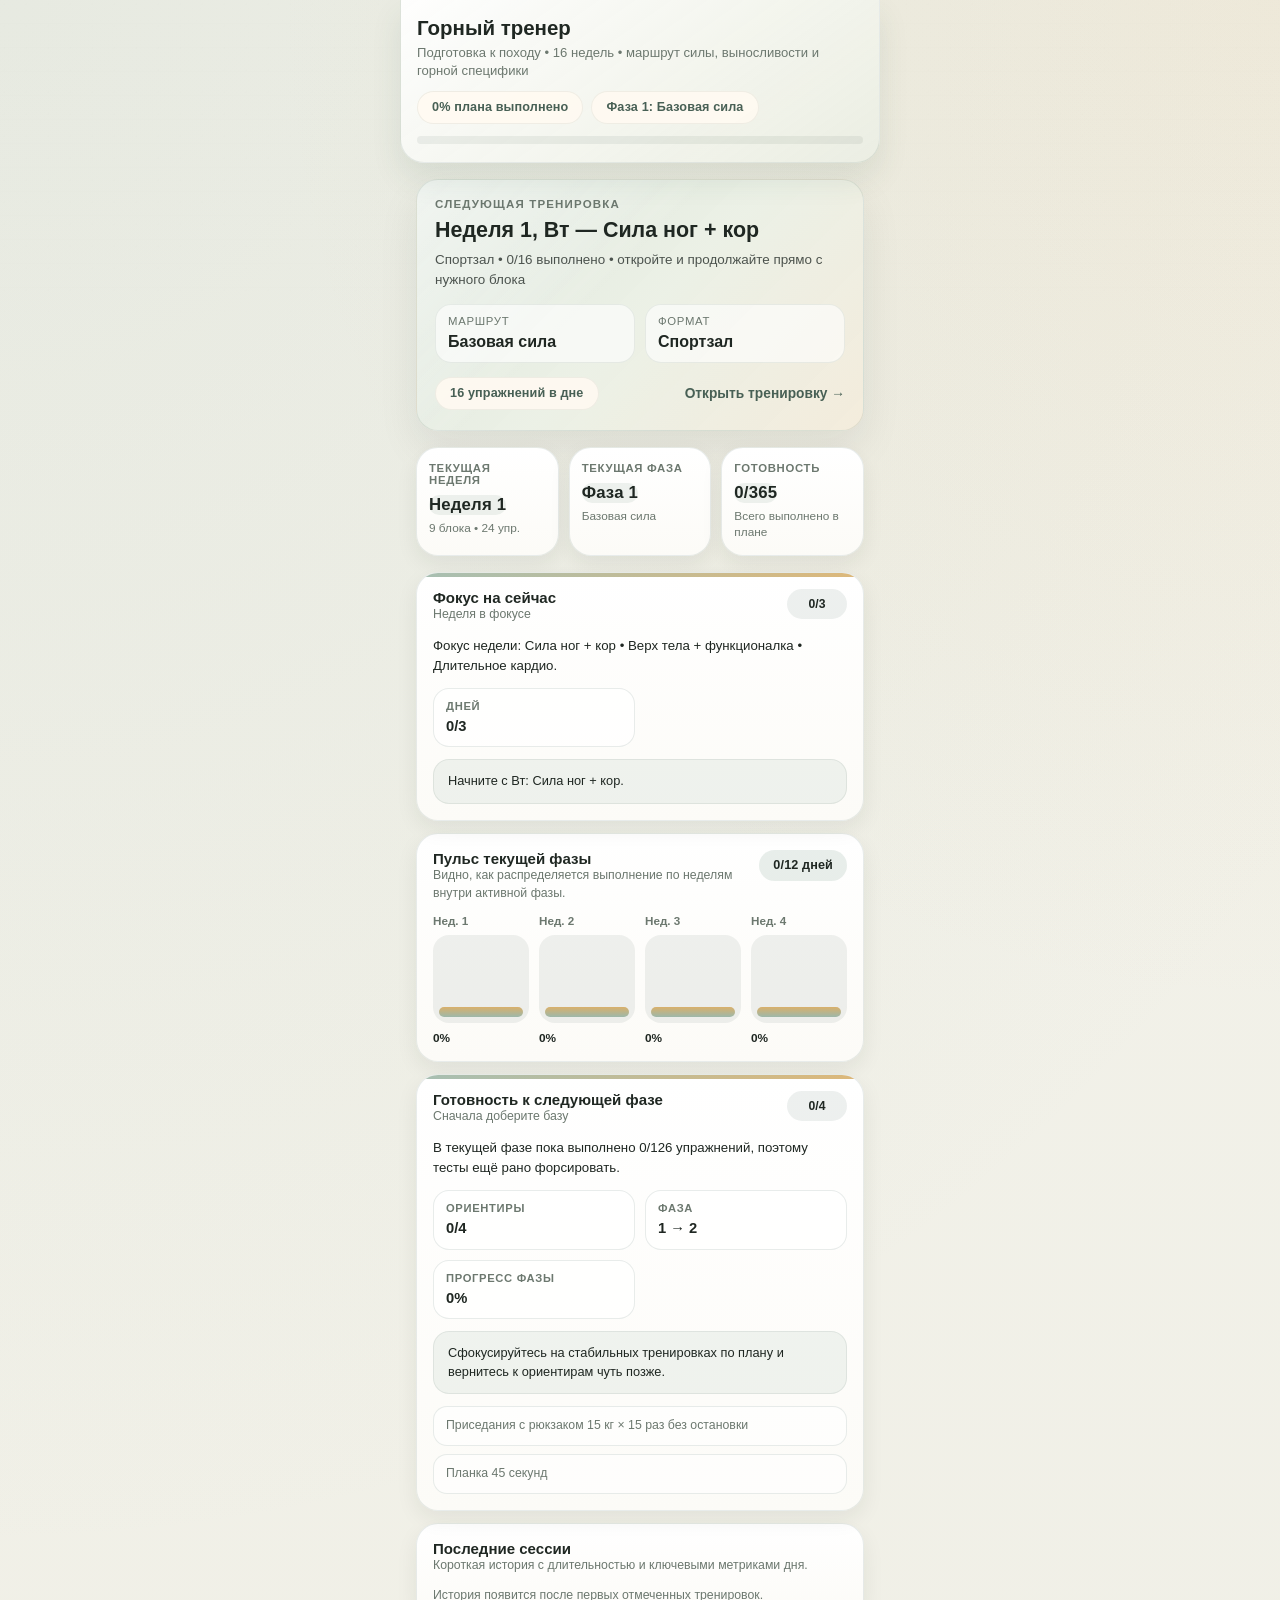
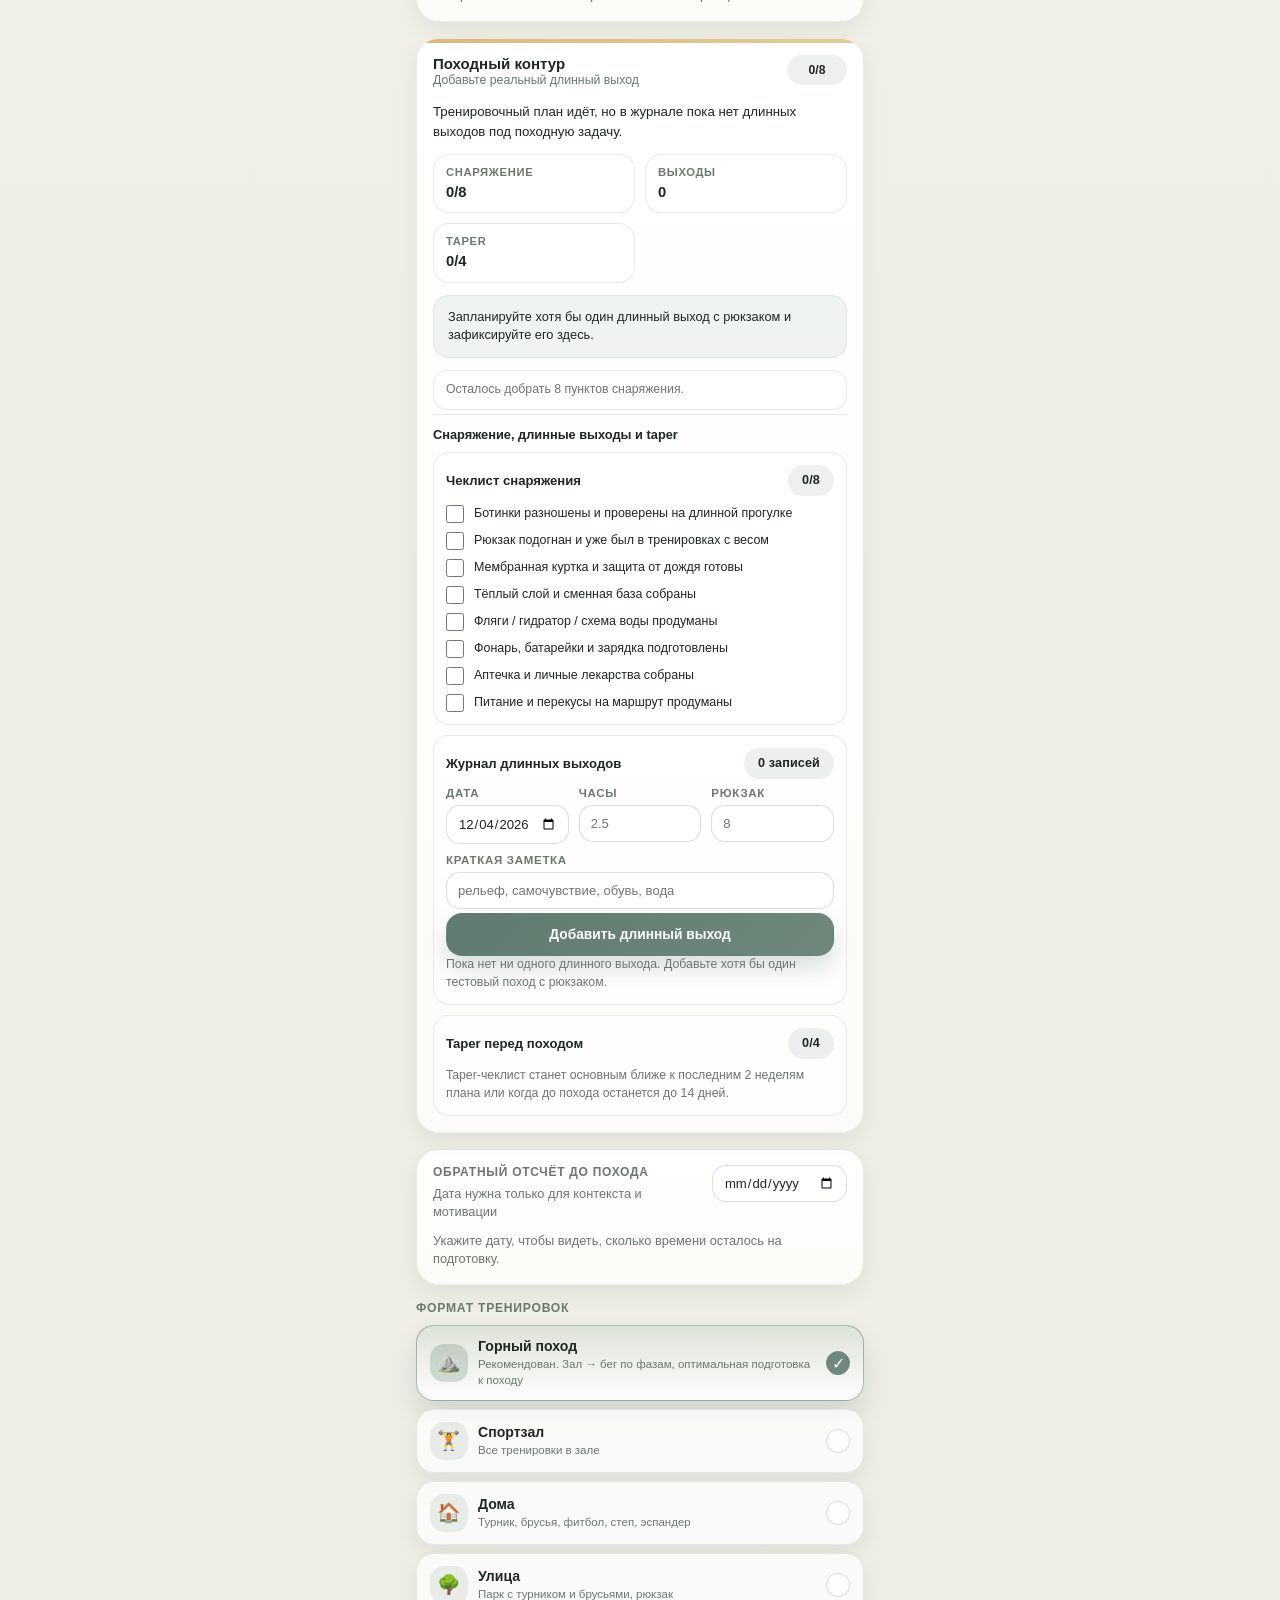
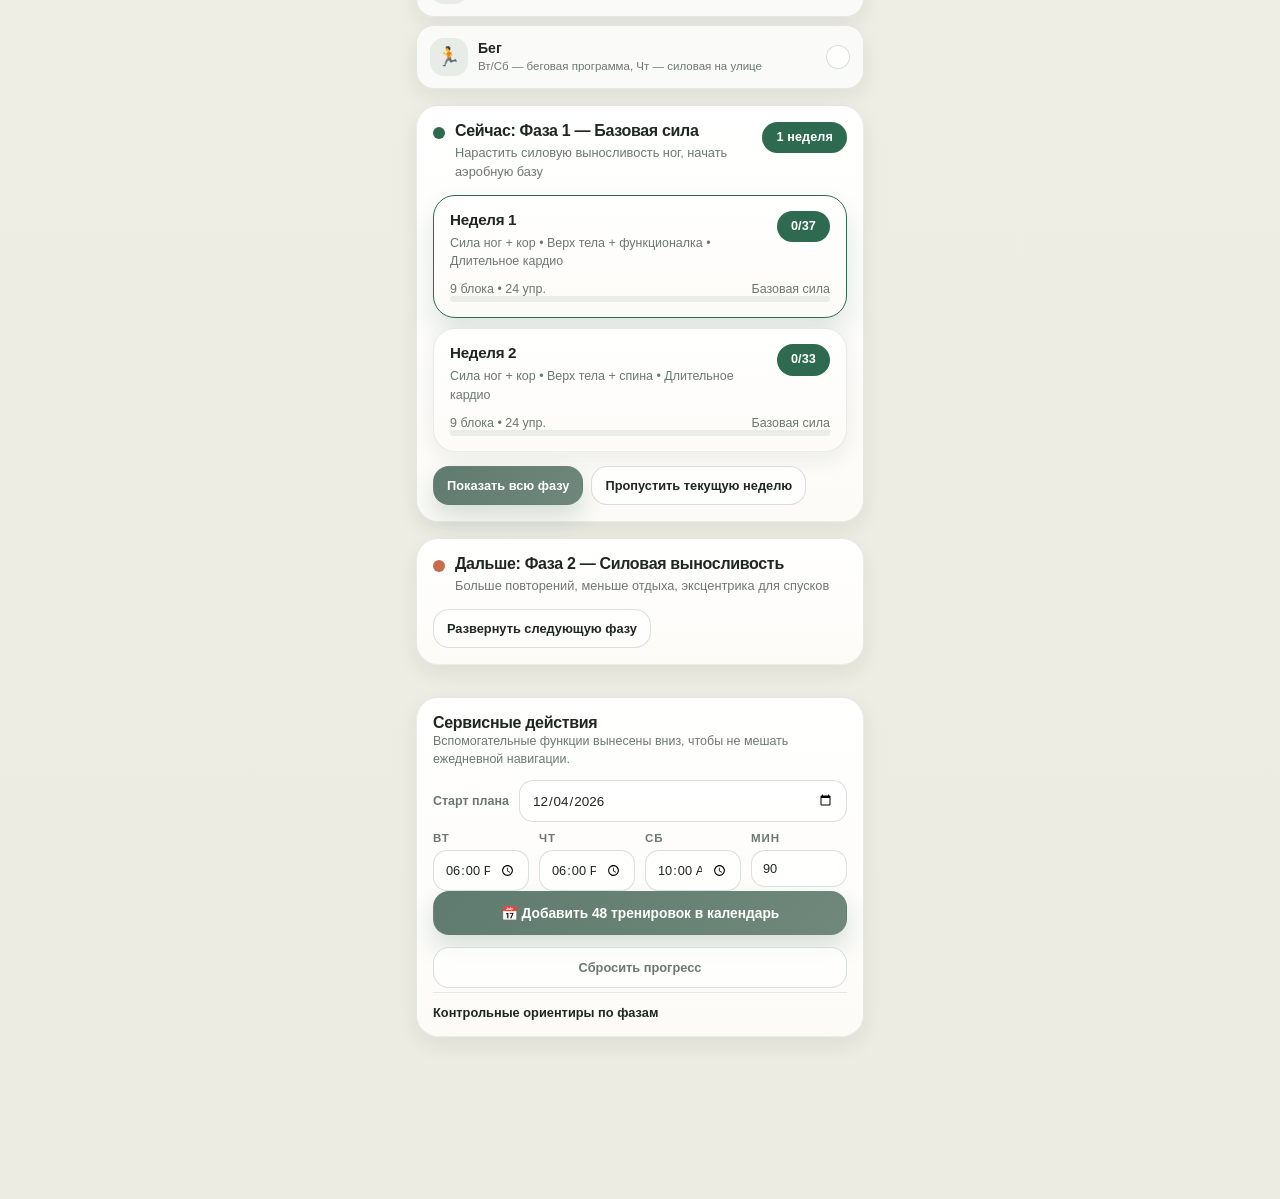
<file: index.html>
<!DOCTYPE html>
<html lang="ru">
<head>
<meta charset="UTF-8">
<meta name="viewport" content="width=device-width, initial-scale=1.0">
<meta name="theme-color" content="#dfe5dc" media="(prefers-color-scheme: light)">
<meta name="theme-color" content="#16211c" media="(prefers-color-scheme: dark)">
<meta name="apple-mobile-web-app-capable" content="yes">
<meta name="apple-mobile-web-app-status-bar-style" content="black-translucent">
<meta name="apple-mobile-web-app-title" content="Горный тренер">
<link rel="manifest" href="manifest.json">
<link rel="apple-touch-icon" href="icon-192.png">
<link rel="stylesheet" href="styles.css">
<title>Горный тренер</title>

</head>
<body>
<div id="app"></div>

<div class="lightbox" id="lightbox" onclick="closeLightbox(event)">
  <button class="lightbox-close" onclick="closeLightbox()">&times;</button>
  <div class="lightbox-title" id="lbTitle"></div>
  <div class="lightbox-imgs" id="lbImgs"></div>
  <div class="lightbox-toggle" id="lbToggle">
    <button class="active" onclick="showLbView('both')">Оба</button>
    <button onclick="showLbView('start')">Старт</button>
    <button onclick="showLbView('end')">Финиш</button>
  </div>
  <div class="lightbox-hint">Две фотографии: начальная и конечная позиция</div>
</div>

<div class="timer-overlay" id="timer">
  <div class="timer-progress"><div class="timer-progress-fill" id="timerProgressFill"></div></div>
  <div class="timer-bar">
    <div>
      <div class="timer-label" id="timerLabel">Отдых</div>
      <div class="timer-text" id="timerText">0:00</div>
    </div>
    <button class="timer-close" onclick="stopTimer()">Стоп</button>
  </div>
</div>

<script src="data.js"></script>
<script src="app.js"></script>
</body>
</html>
</file>
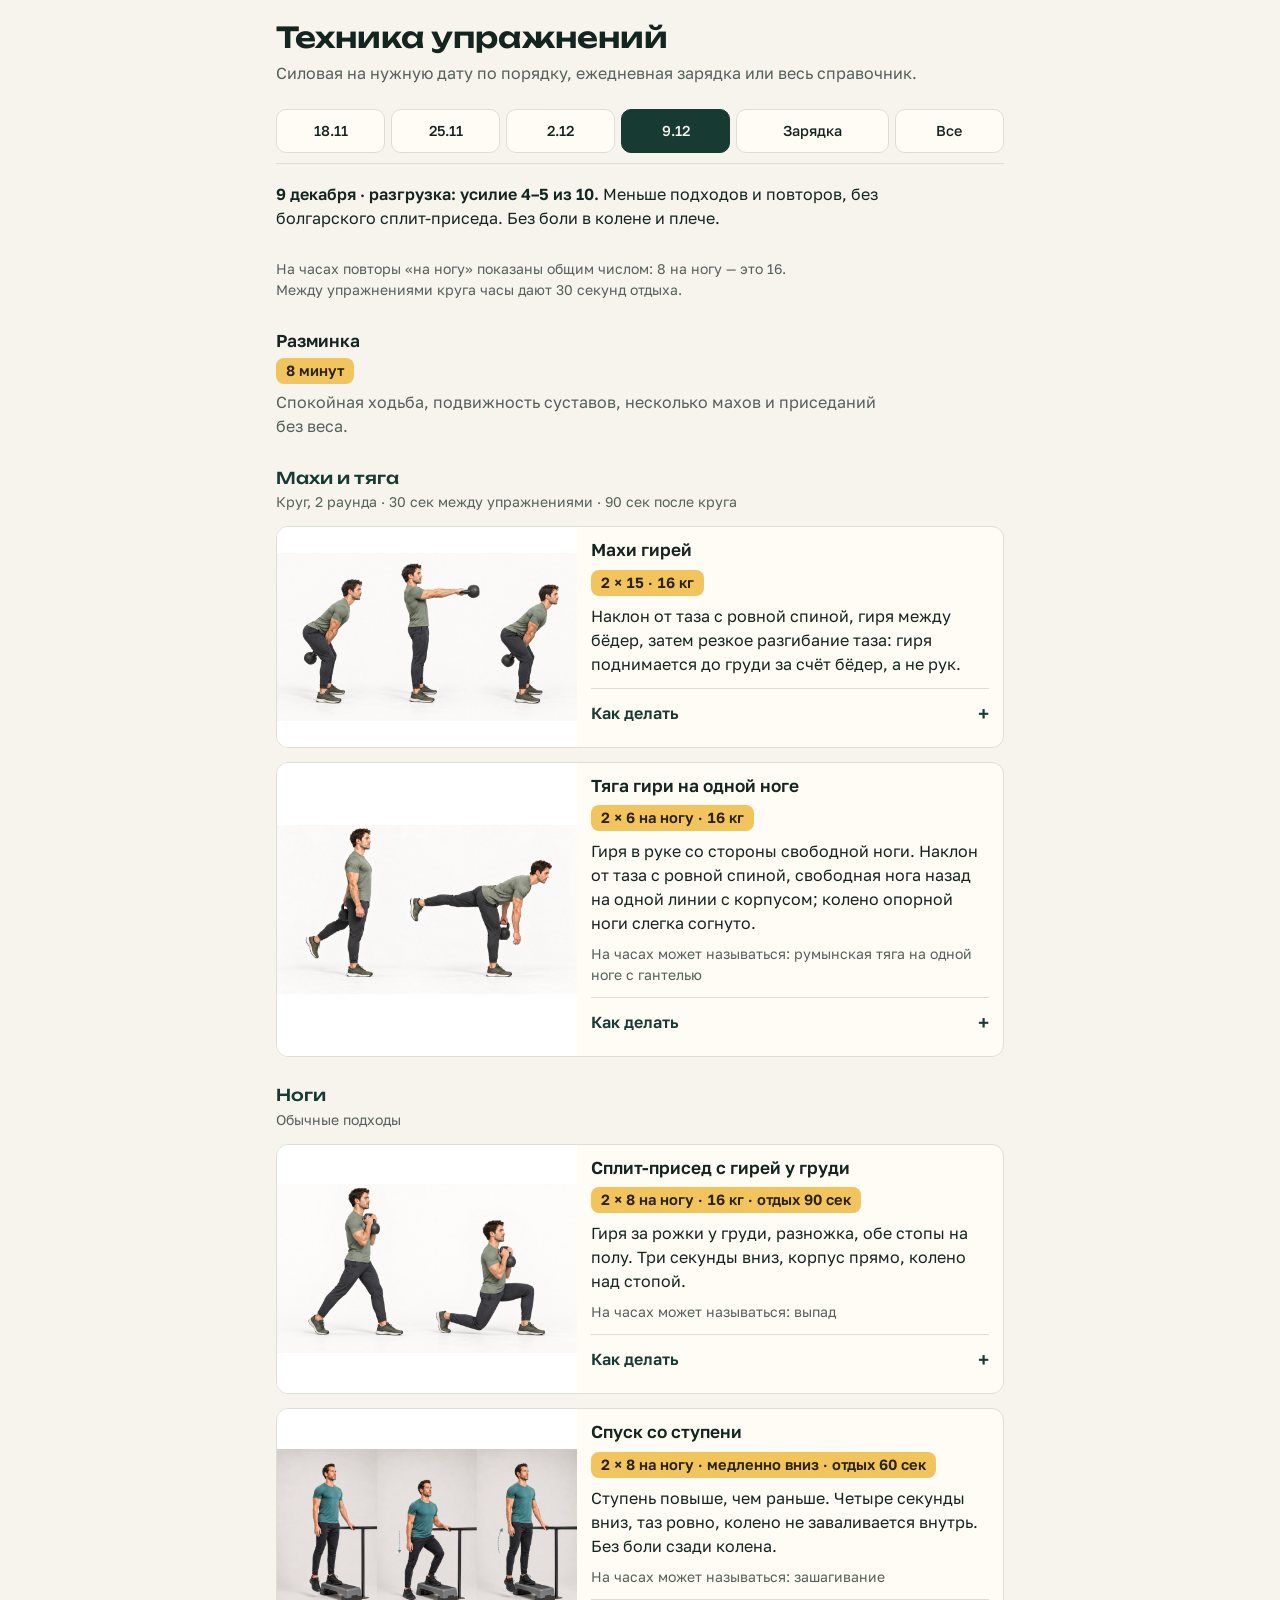
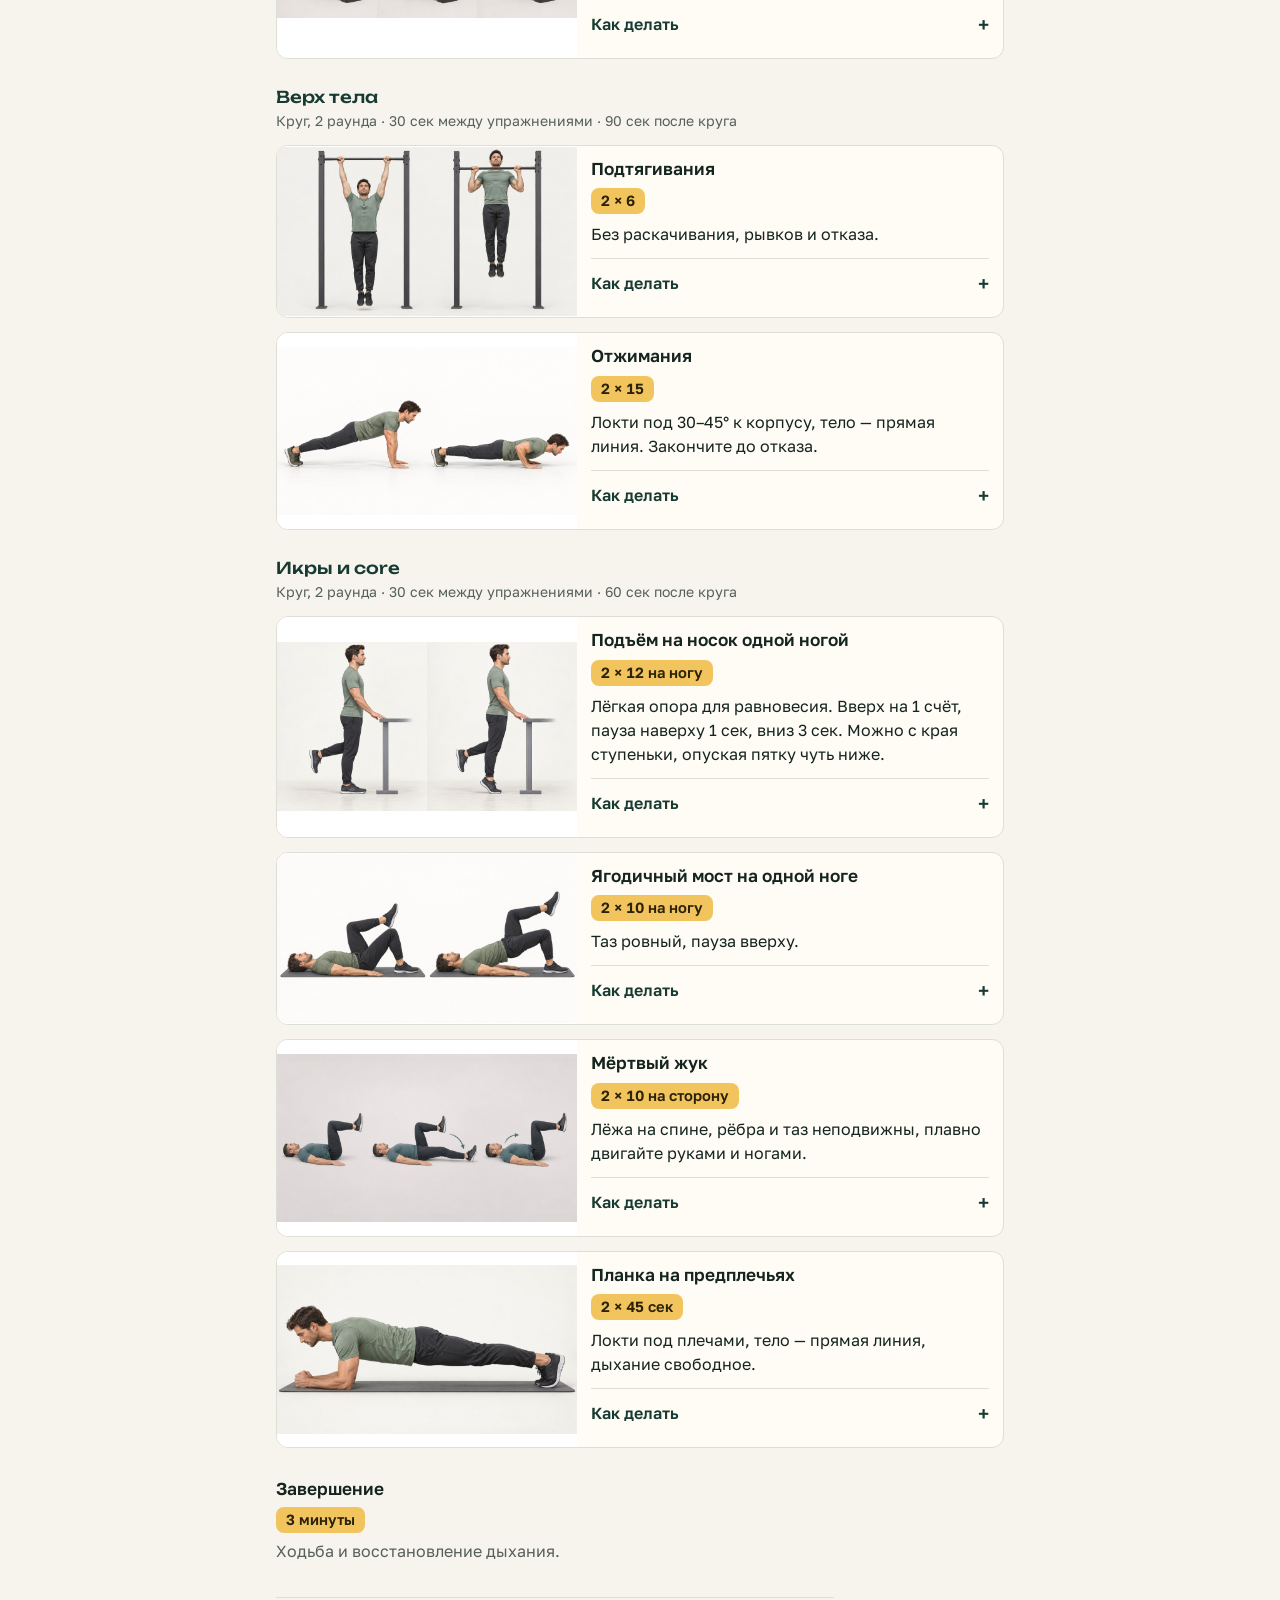
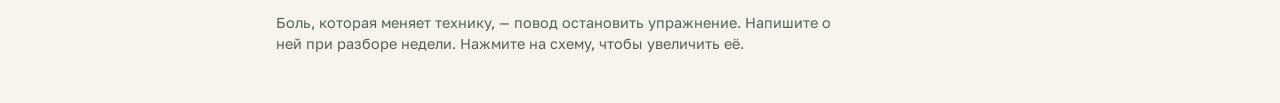
<file: technique/index.html>
<!doctype html>
<html lang="ru">
<head>
<meta charset="utf-8">
<meta name="viewport" content="width=device-width,initial-scale=1,viewport-fit=cover">
<meta name="robots" content="noindex">
<style>:root{color-scheme:light;padding-top:env(safe-area-inset-top,0px);padding-bottom:env(safe-area-inset-bottom,0px)}body{margin:0;font:14px system-ui}img{max-width:100%}[hidden]{display:none!important}</style>
<title>Техника упражнений</title>
<meta name="claude:viewport-fit-sides" content="cover">
<link rel="preconnect" href="https://fonts.googleapis.com">
<link rel="stylesheet" href="https://fonts.googleapis.com/css2?family=Golos+Text:wght@400;500;600;700&family=Unbounded:wght@500;600&display=swap">
<style>
/* Layout: one column for one hand at the gym; picture first, dose in a sun chip, technique on demand. Colours follow the Горная форма app. */
:root{--bg:#F7F4ED;--surface:#FFFCF5;--fg:#14241F;--muted:#55605A;--line:#DCDFD6;--accent:#173B32;--on-accent:#F7F4ED;--sun:#F2C45E;--on-sun:#2B2208;--sans:"Golos Text",system-ui,-apple-system,"Segoe UI",Roboto,sans-serif;--display:"Unbounded","Golos Text",system-ui,sans-serif}
@media (prefers-color-scheme:dark){:root:not([data-theme="light"]){--bg:#101714;--surface:#17201C;--fg:#E8EEE9;--muted:#A3B0A8;--line:#2C3832;--accent:#A9D1B6;--on-accent:#0D2923;--sun:#F2C45E;--on-sun:#2B2208;color-scheme:dark}}
:root[data-theme="dark"]{--bg:#101714;--surface:#17201C;--fg:#E8EEE9;--muted:#A3B0A8;--line:#2C3832;--accent:#A9D1B6;--on-accent:#0D2923;--sun:#F2C45E;--on-sun:#2B2208;color-scheme:dark}
*{box-sizing:border-box}
body{background:var(--bg);color:var(--fg);font:400 16px/1.5 var(--sans)}
body::before{content:"";position:fixed;inset:0 0 auto;height:env(safe-area-inset-top,0px);z-index:10;background:var(--bg)}
.wrap{max-width:760px;margin:0 auto;padding-left:max(16px,env(safe-area-inset-left,0px));padding-right:max(16px,env(safe-area-inset-right,0px));padding-block:20px 48px}
h1{font:600 clamp(1.35rem,5vw,1.8rem)/1.2 var(--display);margin:0;text-wrap:balance}
.sub{margin:6px 0 0;color:var(--muted)}
.bar{position:sticky;top:env(safe-area-inset-top,0px);z-index:5;background:var(--bg);margin-top:14px;padding-block:10px;display:grid;gap:10px;border-bottom:1px solid var(--line)}
.tabs{display:grid;grid-template-columns:repeat(4,minmax(0,1fr));gap:6px}
.tabs #tab-daily,.tabs #tab-all{grid-column:span 2}
@media (min-width:560px){.tabs{grid-template-columns:repeat(4,minmax(0,1fr)) minmax(0,1.4fr) minmax(0,1fr)}.tabs #tab-daily,.tabs #tab-all{grid-column:auto}}
.tabs button{min-width:0;min-height:44px;padding:6px 8px;border:1px solid var(--line);border-radius:10px;background:var(--surface);color:var(--fg);font:500 .9rem/1.2 var(--sans);cursor:pointer}
.tabs button[aria-selected="true"]{background:var(--accent);border-color:var(--accent);color:var(--on-accent)}
input[type=search]{width:100%;min-height:44px;padding:8px 12px;border:1px solid var(--line);border-radius:10px;background:var(--surface);color:var(--fg);font:400 1rem var(--sans)}
:focus-visible{outline:2px solid var(--accent);outline-offset:2px}
.view{display:grid;gap:28px;padding-top:18px}
.goal{margin:0;max-width:62ch;color:var(--fg)}
.goal strong{font-weight:600}
.block{display:grid;gap:14px}
.block>header{display:grid;gap:2px}
h2{font:500 1.02rem/1.3 var(--display);margin:0;color:var(--accent)}
.note{margin:0;color:var(--muted);font-size:.875rem}
.ex{display:grid;gap:0;background:var(--surface);border:1px solid var(--line);border-radius:12px;overflow:hidden}
.pic{display:block;width:100%;padding:0;border:0;background:#fff;cursor:zoom-in}
.pic img{display:block;width:100%;height:auto;aspect-ratio:16/9;object-fit:contain}
.body{display:grid;gap:8px;padding:12px 14px 14px;min-width:0}
h3{font:600 1.08rem/1.3 var(--sans);margin:0}
.dose{justify-self:start;margin:0;padding:2px 10px;border-radius:8px;background:var(--sun);color:var(--on-sun);font-weight:600;font-size:.92rem;font-variant-numeric:tabular-nums}
.cue{margin:0;max-width:62ch}
.watch{margin:0;color:var(--muted);font-size:.875rem}
.plain{display:grid;gap:6px;padding-block:2px}
.plain .cue{color:var(--muted)}
details{border-top:1px solid var(--line);margin-top:4px;padding-top:4px}
summary{min-height:40px;display:flex;align-items:center;gap:8px;cursor:pointer;font-weight:600;color:var(--accent);list-style:none}
summary::-webkit-details-marker{display:none}
summary::after{content:"+";font:500 1.25rem/1 var(--sans);margin-left:auto}
details[open] summary::after{content:"−"}
dl{margin:4px 0 6px;display:grid;gap:10px}
dt{font-size:.78rem;font-weight:600;letter-spacing:.04em;text-transform:uppercase;color:var(--muted)}
dd{margin:2px 0 0;max-width:62ch}
dd ul{margin:0;padding-left:1.1em}
.empty{margin:0;color:var(--muted)}
footer{margin-top:32px;padding-top:14px;border-top:1px solid var(--line);color:var(--muted);font-size:.9rem;max-width:62ch}
dialog{border:0;padding:0;max-width:min(96vw,1100px);width:100%;background:#fff;border-radius:12px}
dialog::backdrop{background:rgba(5,15,12,.82)}
dialog img{display:block;width:100%;height:auto}
dialog button{display:block;width:100%;min-height:48px;border:0;background:#173B32;color:#F7F4ED;font:600 1rem var(--sans);cursor:pointer}
@media (min-width:680px){.ex{grid-template-columns:minmax(0,300px) minmax(0,1fr);align-items:start}.pic{height:100%}.pic img{height:100%}}
</style>
<div class="wrap">
<h1>Техника упражнений</h1>
<p class="sub">Силовая на нужную дату по порядку, ежедневная зарядка или весь справочник.</p>
<div class="bar">
<div class="tabs" role="tablist" aria-label="Что показать">
<button type="button" role="tab" id="tab-w1" data-view="w1" aria-selected="false">18.11</button>
<button type="button" role="tab" id="tab-w2" data-view="w2" aria-selected="false">25.11</button>
<button type="button" role="tab" id="tab-w3" data-view="w3" aria-selected="false">2.12</button>
<button type="button" role="tab" id="tab-w4" data-view="w4" aria-selected="false">9.12</button>
<button type="button" role="tab" id="tab-daily" data-view="daily" aria-selected="false">Зарядка</button>
<button type="button" role="tab" id="tab-all" data-view="all" aria-selected="false">Все</button>
</div>
<input type="search" id="q" placeholder="Найти упражнение" aria-label="Найти упражнение" hidden>
</div>
<main>
<div class="view" id="view-w1"><p class="goal"><strong>18 ноября · неделя 1.</strong> Возврат к уровню 4 ноября после разгрузки. Новое: боковая планка вместо обычной.</p><p class="goal"><strong>Усилие 6–7 из 10.</strong> Последние 2–3 повтора даются с трудом. Опускание медленное, техника не ломается. Без боли в колене и плече.</p><p class="goal watch">На часах повторы «на ногу» показаны общим числом: 8 на ногу — это 16. Между упражнениями круга часы дают 30 секунд отдыха.</p><div class="plain"><h3>Разминка</h3><p class="dose">8 минут</p><p class="cue">Спокойная ходьба, подвижность суставов, несколько махов и приседаний без веса.</p></div><section class="block"><header><h2>Махи и тяга</h2><p class="note">Круг, 3 раунда · 30 сек между упражнениями · 90 сек после круга</p></header><article class="ex" data-search="махи гирей махи гирей двумя руками мощность разгибания бедра и выносливость задней поверхности. силовая работа  гиря">
<button class="pic" type="button" data-zoom="img/kettlebell_swing.jpg" aria-label="Увеличить схему: Махи гирей"><img src="img/kettlebell_swing.jpg" alt="Схема: Махи гирей" loading="lazy" width="960" height="540"></button>
<div class="body"><h3>Махи гирей</h3><p class="dose">3 × 15 · 16 кг</p><p class="cue">Наклон от таза с ровной спиной, гиря между бёдер, затем резкое разгибание таза: гиря поднимается до груди за счёт бёдер, а не рук.</p>
<details><summary>Как делать</summary><dl>
<dt>Подготовка</dt><dd>Стопы чуть шире плеч, гиря перед собой; наклонитесь от таза с ровной спиной и возьмите её двумя руками.</dd>
<dt>Выполнение</dt><dd>Отведите гирю между бёдер и резко выпрямите таз: гиря поднимается до уровня груди за счёт бёдер, а не рук.</dd>
<dt>Дыхание</dt><dd>Короткий выдох в верхней точке.</dd>
<dt>Частые ошибки</dt><dd><ul><li>Приседать вместо наклона</li><li>Поднимать гирю руками</li><li>Переразгибаться в пояснице вверху</li></ul></dd>
</dl></details></div></article><article class="ex" data-search="тяга гири на одной ноге тяга гири на одной ноге задняя поверхность бедра, ягодицы и равновесие на одной ноге. силовая работа  гиря">
<button class="pic" type="button" data-zoom="img/single_leg_kb_deadlift.jpg" aria-label="Увеличить схему: Тяга гири на одной ноге"><img src="img/single_leg_kb_deadlift.jpg" alt="Схема: Тяга гири на одной ноге" loading="lazy" width="960" height="540"></button>
<div class="body"><h3>Тяга гири на одной ноге</h3><p class="dose">3 × 8 на ногу · 16 кг</p><p class="cue">Гиря в руке со стороны свободной ноги. Наклон от таза с ровной спиной, свободная нога назад на одной линии с корпусом; колено опорной ноги слегка согнуто.</p><p class="watch">На часах может называться: румынская тяга на одной ноге с гантелью</p>
<details><summary>Как делать</summary><dl>
<dt>Подготовка</dt><dd>Встаньте на одну ногу, колено слегка согнуто, гиря в руке со стороны свободной ноги.</dd>
<dt>Выполнение</dt><dd>Наклонитесь от таза с ровной спиной, вытягивая свободную ногу назад на одной линии с корпусом, и вернитесь.</dd>
<dt>Дыхание</dt><dd>Вдох при наклоне, выдох при подъёме.</dd>
<dt>Частые ошибки</dt><dd><ul><li>Округлять спину</li><li>Разворачивать таз</li><li>Тянуться гирей к полу за счёт спины</li></ul></dd>
</dl></details></div></article></section><section class="block"><header><h2>Ноги</h2><p class="note">Обычные подходы</p></header><article class="ex" data-search="сплит-присед с гирей у груди сплит-присед с гирей у груди сила ног и контроль колена с дополнительным весом. силовая работа  гиря">
<button class="pic" type="button" data-zoom="img/goblet_split_squat.jpg" aria-label="Увеличить схему: Сплит-присед с гирей у груди"><img src="img/goblet_split_squat.jpg" alt="Схема: Сплит-присед с гирей у груди" loading="lazy" width="960" height="540"></button>
<div class="body"><h3>Сплит-присед с гирей у груди</h3><p class="dose">3 × 8 на ногу · 16 кг · отдых 90 сек</p><p class="cue">Гиря за рожки у груди, разножка, обе стопы на полу. Три секунды вниз, корпус прямо, колено над стопой.</p><p class="watch">На часах может называться: выпад</p>
<details><summary>Как делать</summary><dl>
<dt>Подготовка</dt><dd>Держите гирю за рожки у груди, поставьте ноги в разножку, обе стопы на полу.</dd>
<dt>Выполнение</dt><dd>Опускайтесь вертикально, пока заднее колено почти не коснётся пола; корпус прямо, переднее колено над стопой.</dd>
<dt>Дыхание</dt><dd>Вдох при опускании, выдох при подъёме.</dd>
<dt>Частые ошибки</dt><dd><ul><li>Наклоняться вперёд</li><li>Заваливать колено внутрь</li><li>Отталкиваться задней ногой</li></ul></dd>
</dl></details></div></article><article class="ex" data-search="болгарский сплит-присед болгарский сплит-присед односторонняя сила ног с большей амплитудой, чем в обычном сплит-приседе. силовая работа ">
<button class="pic" type="button" data-zoom="img/bulgarian_split_squat.jpg" aria-label="Увеличить схему: Болгарский сплит-присед"><img src="img/bulgarian_split_squat.jpg" alt="Схема: Болгарский сплит-присед" loading="lazy" width="960" height="540"></button>
<div class="body"><h3>Болгарский сплит-присед</h3><p class="dose">3 × 8 на ногу · без веса · медленно вниз · отдых 75 сек</p><p class="cue">Подъём задней стопы на скамье или стуле. Три секунды вниз до бедра почти параллельно полу, колено над стопой.</p><p class="watch">На часах может называться: болгарский сплит-присед с гантелью</p>
<details><summary>Как делать</summary><dl>
<dt>Подготовка</dt><dd>Встаньте спиной к устойчивой скамье или стулу и положите на неё подъём задней стопы.</dd>
<dt>Выполнение</dt><dd>Опуститесь до бедра передней ноги почти параллельно полу и поднимитесь; колено над стопой.</dd>
<dt>Дыхание</dt><dd>Вдох при опускании, выдох при подъёме.</dd>
<dt>Частые ошибки</dt><dd><ul><li>Ставить переднюю ногу слишком близко</li><li>Заваливать колено внутрь</li><li>Опираться на заднюю ногу</li></ul></dd>
</dl></details></div></article><article class="ex" data-search="спуск со ступени спуск со ступени эксцентрический контроль для спусков и устойчивости колена. силовая работа ">
<button class="pic" type="button" data-zoom="img/step_down.jpg" aria-label="Увеличить схему: Спуск со ступени"><img src="img/step_down.jpg" alt="Схема: Спуск со ступени" loading="lazy" width="960" height="540"></button>
<div class="body"><h3>Спуск со ступени</h3><p class="dose">2 × 10 на ногу · медленно вниз · отдых 60 сек</p><p class="cue">Ступень повыше, чем раньше. Четыре секунды вниз, таз ровно, колено не заваливается внутрь. Без боли сзади колена.</p><p class="watch">На часах может называться: зашагивание</p>
<details><summary>Как делать</summary><dl>
<dt>Подготовка</dt><dd>Встаньте на устойчивую ступень, для равновесия используйте опору без переноса веса на руку.</dd>
<dt>Выполнение</dt><dd>Опускайте свободную пятку к полу за 4 секунды, колено опорной ноги держите над стопой, таз ровно.</dd>
<dt>Дыхание</dt><dd>Дышите свободно, не задерживайте дыхание.</dd>
<dt>Частые ошибки</dt><dd><ul><li>Падать вниз</li><li>Заваливать колено внутрь</li><li>Брать ступень, на которой колено болит</li></ul></dd>
</dl></details></div></article></section><section class="block"><header><h2>Верх тела</h2><p class="note">Круг, 3 раунда · 30 сек между упражнениями · 90 сек после круга</p></header><article class="ex" data-search="подтягивания подтягивания сила спины и хвата, нужна в горах для рюкзака и скал. силовая работа ">
<button class="pic" type="button" data-zoom="img/pull_up.jpg" aria-label="Увеличить схему: Подтягивания"><img src="img/pull_up.jpg" alt="Схема: Подтягивания" loading="lazy" width="960" height="540"></button>
<div class="body"><h3>Подтягивания</h3><p class="dose">3 × 8</p><p class="cue">Без раскачивания, рывков и отказа.</p>
<details><summary>Как делать</summary><dl>
<dt>Подготовка</dt><dd>Хват сверху чуть шире плеч, повисните на прямых руках, лопатки слегка сведены и опущены.</dd>
<dt>Выполнение</dt><dd>Подтянитесь до подбородка над перекладиной без рывка и раскачки, опуститесь под контролем до прямых рук.</dd>
<dt>Дыхание</dt><dd>Выдох на подъёме, вдох при опускании.</dd>
<dt>Частые ошибки</dt><dd><ul><li>Раскачиваться и помогать ногами</li><li>Не выпрямлять руки внизу</li><li>Тянуться подбородком вперёд</li></ul></dd>
</dl></details></div></article><article class="ex" data-search="отжимания отжимания сила груди, плеч и трицепса с удержанием корпуса. силовая работа ">
<button class="pic" type="button" data-zoom="img/push_up.jpg" aria-label="Увеличить схему: Отжимания"><img src="img/push_up.jpg" alt="Схема: Отжимания" loading="lazy" width="960" height="540"></button>
<div class="body"><h3>Отжимания</h3><p class="dose">3 × 20</p><p class="cue">Локти под 30–45° к корпусу, тело — прямая линия. Закончите до отказа.</p>
<details><summary>Как делать</summary><dl>
<dt>Подготовка</dt><dd>Ладони на полу под плечами, тело — прямая линия от головы до пяток.</dd>
<dt>Выполнение</dt><dd>Опуститесь грудью к полу, локти под углом 30–45° к корпусу, и выжмитесь обратно без провисания таза.</dd>
<dt>Дыхание</dt><dd>Вдох при опускании, выдох при подъёме.</dd>
<dt>Частые ошибки</dt><dd><ul><li>Провисать в пояснице</li><li>Разводить локти в стороны</li><li>Тянуть голову вперёд</li></ul></dd>
</dl></details></div></article></section><section class="block"><header><h2>Икры и core</h2><p class="note">Круг, 2 раунда · 30 сек между упражнениями · 60 сек после круга</p></header><article class="ex" data-search="подъём на носок одной ногой подъём на носки сила голени и устойчивость стопы для подъёмов и спусков. силовая работа ">
<button class="pic" type="button" data-zoom="img/single_leg_calf_raise.jpg" aria-label="Увеличить схему: Подъём на носок одной ногой"><img src="img/single_leg_calf_raise.jpg" alt="Схема: Подъём на носок одной ногой" loading="lazy" width="960" height="540"></button>
<div class="body"><h3>Подъём на носок одной ногой</h3><p class="dose">2 × 15 на ногу</p><p class="cue">Лёгкая опора для равновесия. Вверх на 1 счёт, пауза наверху 1 сек, вниз 3 сек. Можно с края ступеньки, опуская пятку чуть ниже.</p>
<details><summary>Как делать</summary><dl>
<dt>Подготовка</dt><dd>Встаньте у устойчивой опоры, стопы параллельно, давление распределено равномерно.</dd>
<dt>Выполнение</dt><dd>Поднимитесь на носки, задержитесь и медленно опуститесь до пола.</dd>
<dt>Дыхание</dt><dd>Выдох на подъёме, вдох при опускании.</dd>
<dt>Частые ошибки</dt><dd><ul><li>Заваливать стопы наружу</li><li>Пружинить</li><li>Переносить вес на руки</li></ul></dd>
</dl></details></div></article><article class="ex" data-search="ягодичный мост на одной ноге ягодичный мост укрепление ягодичных мышц и контроль таза. силовая работа ">
<button class="pic" type="button" data-zoom="img/single_leg_bridge.jpg" aria-label="Увеличить схему: Ягодичный мост на одной ноге"><img src="img/single_leg_bridge.jpg" alt="Схема: Ягодичный мост на одной ноге" loading="lazy" width="960" height="540"></button>
<div class="body"><h3>Ягодичный мост на одной ноге</h3><p class="dose">2 × 12 на ногу</p><p class="cue">Таз ровный, пауза вверху.</p>
<details><summary>Как делать</summary><dl>
<dt>Подготовка</dt><dd>Лягте на спину, стопы на ширине таза, колени согнуты, руки лежат без боли.</dd>
<dt>Выполнение</dt><dd>Поднимите таз до прямой линии плечи–таз–колени, сделайте паузу и опуститесь медленно.</dd>
<dt>Дыхание</dt><dd>Выдох на подъёме, вдох при опускании.</dd>
<dt>Частые ошибки</dt><dd><ul><li>Переразгибать поясницу</li><li>Отталкиваться шеей</li><li>Разводить колени</li></ul></dd>
</dl></details></div></article><article class="ex" data-search="мёртвый жук мёртвый жук контроль корпуса при движении конечностей без прогиба поясницы. core и осанка ">
<button class="pic" type="button" data-zoom="img/dead_bug_legs.jpg" aria-label="Увеличить схему: Мёртвый жук"><img src="img/dead_bug_legs.jpg" alt="Схема: Мёртвый жук" loading="lazy" width="960" height="540"></button>
<div class="body"><h3>Мёртвый жук</h3><p class="dose">2 × 10 на сторону</p><p class="cue">Лёжа на спине, рёбра и таз неподвижны, плавно двигайте руками и ногами.</p>
<details><summary>Как делать</summary><dl>
<dt>Подготовка</dt><dd>Лягте на спину, бедра над тазом, руки оставьте в удобном положении.</dd>
<dt>Выполнение</dt><dd>Поочерёдно опускайте пятку к полу, удерживая рёбра и таз неподвижными.</dd>
<dt>Дыхание</dt><dd>Длинный выдох во время опускания ноги, вдох при возврате.</dd>
<dt>Частые ошибки</dt><dd><ul><li>Прогибать поясницу</li><li>Двигаться слишком быстро</li><li>Напрягать плечи</li></ul></dd>
</dl></details></div></article><article class="ex" data-search="боковая планка боковая планка боковая устойчивость корпуса и средняя ягодичная мышца: таз не проваливается, колено не заваливается внутрь. core и осанка ">
<button class="pic" type="button" data-zoom="img/side_plank.jpg" aria-label="Увеличить схему: Боковая планка"><img src="img/side_plank.jpg" alt="Схема: Боковая планка" loading="lazy" width="960" height="540"></button>
<div class="body"><h3>Боковая планка</h3><p class="dose">2 × 30 сек на каждую сторону · с опорой на колено</p><p class="cue">Опора на предплечье, локоть под плечом. Колени согнуты, как на левой схеме. Плечо, таз и колено на одной линии. Если левое плечо отзывается — замените на «Боковую стабилизацию лёжа» из вкладки «Все».</p><p class="watch">На часах может называться: боковая планка</p>
<details><summary>Как делать</summary><dl>
<dt>Подготовка</dt><dd>Лягте на бок, предплечье на коврике, локоть точно под плечом. Облегчённый вариант — колени согнуты под 90°, полный — ноги прямые, стопы одна на другой.</dd>
<dt>Выполнение</dt><dd>Поднимите таз до прямой линии: плечо — таз — колено или от головы до пяток. Держите время, не проваливая таз, затем сразу смените сторону.</dd>
<dt>Дыхание</dt><dd>Дышите ровно, не задерживайте дыхание.</dd>
<dt>Частые ошибки</dt><dd><ul><li>Опираться на прямую руку вместо предплечья</li><li>Ставить локоть дальше плеча</li><li>Проваливать или отводить таз назад</li><li>Поднимать плечо к уху</li></ul></dd>
</dl></details></div></article></section><div class="plain"><h3>Завершение</h3><p class="dose">3 минуты</p><p class="cue">Ходьба и восстановление дыхания.</p></div></div>
<div class="view" id="view-w2" hidden><p class="goal"><strong>25 ноября · неделя 2.</strong> Больше повторов, болгарский сплит-присед с гирей вместо обычного сплит-приседа, третий подход спуска со ступени.</p><p class="goal"><strong>Усилие 6–7 из 10.</strong> Последние 2–3 повтора даются с трудом. Опускание медленное, техника не ломается. Без боли в колене и плече.</p><p class="goal watch">На часах повторы «на ногу» показаны общим числом: 8 на ногу — это 16. Между упражнениями круга часы дают 30 секунд отдыха.</p><div class="plain"><h3>Разминка</h3><p class="dose">8 минут</p><p class="cue">Спокойная ходьба, подвижность суставов, несколько махов и приседаний без веса.</p></div><section class="block"><header><h2>Махи и тяга</h2><p class="note">Круг, 3 раунда · 30 сек между упражнениями · 90 сек после круга</p></header><article class="ex" data-search="махи гирей махи гирей двумя руками мощность разгибания бедра и выносливость задней поверхности. силовая работа  гиря">
<button class="pic" type="button" data-zoom="img/kettlebell_swing.jpg" aria-label="Увеличить схему: Махи гирей"><img src="img/kettlebell_swing.jpg" alt="Схема: Махи гирей" loading="lazy" width="960" height="540"></button>
<div class="body"><h3>Махи гирей</h3><p class="dose">3 × 20 · 16 кг</p><p class="cue">Наклон от таза с ровной спиной, гиря между бёдер, затем резкое разгибание таза: гиря поднимается до груди за счёт бёдер, а не рук.</p>
<details><summary>Как делать</summary><dl>
<dt>Подготовка</dt><dd>Стопы чуть шире плеч, гиря перед собой; наклонитесь от таза с ровной спиной и возьмите её двумя руками.</dd>
<dt>Выполнение</dt><dd>Отведите гирю между бёдер и резко выпрямите таз: гиря поднимается до уровня груди за счёт бёдер, а не рук.</dd>
<dt>Дыхание</dt><dd>Короткий выдох в верхней точке.</dd>
<dt>Частые ошибки</dt><dd><ul><li>Приседать вместо наклона</li><li>Поднимать гирю руками</li><li>Переразгибаться в пояснице вверху</li></ul></dd>
</dl></details></div></article><article class="ex" data-search="тяга гири на одной ноге тяга гири на одной ноге задняя поверхность бедра, ягодицы и равновесие на одной ноге. силовая работа  гиря">
<button class="pic" type="button" data-zoom="img/single_leg_kb_deadlift.jpg" aria-label="Увеличить схему: Тяга гири на одной ноге"><img src="img/single_leg_kb_deadlift.jpg" alt="Схема: Тяга гири на одной ноге" loading="lazy" width="960" height="540"></button>
<div class="body"><h3>Тяга гири на одной ноге</h3><p class="dose">3 × 10 на ногу · 16 кг</p><p class="cue">Гиря в руке со стороны свободной ноги. Наклон от таза с ровной спиной, свободная нога назад на одной линии с корпусом; колено опорной ноги слегка согнуто.</p><p class="watch">На часах может называться: румынская тяга на одной ноге с гантелью</p>
<details><summary>Как делать</summary><dl>
<dt>Подготовка</dt><dd>Встаньте на одну ногу, колено слегка согнуто, гиря в руке со стороны свободной ноги.</dd>
<dt>Выполнение</dt><dd>Наклонитесь от таза с ровной спиной, вытягивая свободную ногу назад на одной линии с корпусом, и вернитесь.</dd>
<dt>Дыхание</dt><dd>Вдох при наклоне, выдох при подъёме.</dd>
<dt>Частые ошибки</dt><dd><ul><li>Округлять спину</li><li>Разворачивать таз</li><li>Тянуться гирей к полу за счёт спины</li></ul></dd>
</dl></details></div></article></section><section class="block"><header><h2>Ноги</h2><p class="note">Обычные подходы</p></header><article class="ex" data-search="болгарский сплит-присед болгарский сплит-присед односторонняя сила ног с большей амплитудой, чем в обычном сплит-приседе. силовая работа ">
<button class="pic" type="button" data-zoom="img/bulgarian_split_squat.jpg" aria-label="Увеличить схему: Болгарский сплит-присед"><img src="img/bulgarian_split_squat.jpg" alt="Схема: Болгарский сплит-присед" loading="lazy" width="960" height="540"></button>
<div class="body"><h3>Болгарский сплит-присед</h3><p class="dose">3 × 8 на ногу · гиря у груди 16 кг · медленно вниз · отдых 75 сек</p><p class="cue">Подъём задней стопы на скамье или стуле, гиря за рожки у груди. Три секунды вниз до бедра почти параллельно полу, колено над стопой. Если колено или равновесие не держат — без гири.</p><p class="watch">На часах может называться: болгарский сплит-присед с гантелью</p>
<details><summary>Как делать</summary><dl>
<dt>Подготовка</dt><dd>Встаньте спиной к устойчивой скамье или стулу и положите на неё подъём задней стопы.</dd>
<dt>Выполнение</dt><dd>Опуститесь до бедра передней ноги почти параллельно полу и поднимитесь; колено над стопой.</dd>
<dt>Дыхание</dt><dd>Вдох при опускании, выдох при подъёме.</dd>
<dt>Частые ошибки</dt><dd><ul><li>Ставить переднюю ногу слишком близко</li><li>Заваливать колено внутрь</li><li>Опираться на заднюю ногу</li></ul></dd>
</dl></details></div></article><article class="ex" data-search="спуск со ступени спуск со ступени эксцентрический контроль для спусков и устойчивости колена. силовая работа ">
<button class="pic" type="button" data-zoom="img/step_down.jpg" aria-label="Увеличить схему: Спуск со ступени"><img src="img/step_down.jpg" alt="Схема: Спуск со ступени" loading="lazy" width="960" height="540"></button>
<div class="body"><h3>Спуск со ступени</h3><p class="dose">3 × 10 на ногу · медленно вниз · отдых 60 сек</p><p class="cue">Ступень повыше, чем раньше. Четыре секунды вниз, таз ровно, колено не заваливается внутрь. Без боли сзади колена.</p><p class="watch">На часах может называться: зашагивание</p>
<details><summary>Как делать</summary><dl>
<dt>Подготовка</dt><dd>Встаньте на устойчивую ступень, для равновесия используйте опору без переноса веса на руку.</dd>
<dt>Выполнение</dt><dd>Опускайте свободную пятку к полу за 4 секунды, колено опорной ноги держите над стопой, таз ровно.</dd>
<dt>Дыхание</dt><dd>Дышите свободно, не задерживайте дыхание.</dd>
<dt>Частые ошибки</dt><dd><ul><li>Падать вниз</li><li>Заваливать колено внутрь</li><li>Брать ступень, на которой колено болит</li></ul></dd>
</dl></details></div></article></section><section class="block"><header><h2>Верх тела</h2><p class="note">Круг, 3 раунда · 30 сек между упражнениями · 90 сек после круга</p></header><article class="ex" data-search="подтягивания подтягивания сила спины и хвата, нужна в горах для рюкзака и скал. силовая работа ">
<button class="pic" type="button" data-zoom="img/pull_up.jpg" aria-label="Увеличить схему: Подтягивания"><img src="img/pull_up.jpg" alt="Схема: Подтягивания" loading="lazy" width="960" height="540"></button>
<div class="body"><h3>Подтягивания</h3><p class="dose">3 × 8</p><p class="cue">Без раскачивания, рывков и отказа.</p>
<details><summary>Как делать</summary><dl>
<dt>Подготовка</dt><dd>Хват сверху чуть шире плеч, повисните на прямых руках, лопатки слегка сведены и опущены.</dd>
<dt>Выполнение</dt><dd>Подтянитесь до подбородка над перекладиной без рывка и раскачки, опуститесь под контролем до прямых рук.</dd>
<dt>Дыхание</dt><dd>Выдох на подъёме, вдох при опускании.</dd>
<dt>Частые ошибки</dt><dd><ul><li>Раскачиваться и помогать ногами</li><li>Не выпрямлять руки внизу</li><li>Тянуться подбородком вперёд</li></ul></dd>
</dl></details></div></article><article class="ex" data-search="отжимания отжимания сила груди, плеч и трицепса с удержанием корпуса. силовая работа ">
<button class="pic" type="button" data-zoom="img/push_up.jpg" aria-label="Увеличить схему: Отжимания"><img src="img/push_up.jpg" alt="Схема: Отжимания" loading="lazy" width="960" height="540"></button>
<div class="body"><h3>Отжимания</h3><p class="dose">3 × 20</p><p class="cue">Локти под 30–45° к корпусу, тело — прямая линия. Закончите до отказа.</p>
<details><summary>Как делать</summary><dl>
<dt>Подготовка</dt><dd>Ладони на полу под плечами, тело — прямая линия от головы до пяток.</dd>
<dt>Выполнение</dt><dd>Опуститесь грудью к полу, локти под углом 30–45° к корпусу, и выжмитесь обратно без провисания таза.</dd>
<dt>Дыхание</dt><dd>Вдох при опускании, выдох при подъёме.</dd>
<dt>Частые ошибки</dt><dd><ul><li>Провисать в пояснице</li><li>Разводить локти в стороны</li><li>Тянуть голову вперёд</li></ul></dd>
</dl></details></div></article></section><section class="block"><header><h2>Икры и core</h2><p class="note">Круг, 2 раунда · 30 сек между упражнениями · 60 сек после круга</p></header><article class="ex" data-search="подъём на носок одной ногой подъём на носки сила голени и устойчивость стопы для подъёмов и спусков. силовая работа ">
<button class="pic" type="button" data-zoom="img/single_leg_calf_raise.jpg" aria-label="Увеличить схему: Подъём на носок одной ногой"><img src="img/single_leg_calf_raise.jpg" alt="Схема: Подъём на носок одной ногой" loading="lazy" width="960" height="540"></button>
<div class="body"><h3>Подъём на носок одной ногой</h3><p class="dose">2 × 18 на ногу</p><p class="cue">Лёгкая опора для равновесия. Вверх на 1 счёт, пауза наверху 1 сек, вниз 3 сек. Можно с края ступеньки, опуская пятку чуть ниже.</p>
<details><summary>Как делать</summary><dl>
<dt>Подготовка</dt><dd>Встаньте у устойчивой опоры, стопы параллельно, давление распределено равномерно.</dd>
<dt>Выполнение</dt><dd>Поднимитесь на носки, задержитесь и медленно опуститесь до пола.</dd>
<dt>Дыхание</dt><dd>Выдох на подъёме, вдох при опускании.</dd>
<dt>Частые ошибки</dt><dd><ul><li>Заваливать стопы наружу</li><li>Пружинить</li><li>Переносить вес на руки</li></ul></dd>
</dl></details></div></article><article class="ex" data-search="ягодичный мост на одной ноге ягодичный мост укрепление ягодичных мышц и контроль таза. силовая работа ">
<button class="pic" type="button" data-zoom="img/single_leg_bridge.jpg" aria-label="Увеличить схему: Ягодичный мост на одной ноге"><img src="img/single_leg_bridge.jpg" alt="Схема: Ягодичный мост на одной ноге" loading="lazy" width="960" height="540"></button>
<div class="body"><h3>Ягодичный мост на одной ноге</h3><p class="dose">2 × 15 на ногу</p><p class="cue">Таз ровный, пауза вверху.</p>
<details><summary>Как делать</summary><dl>
<dt>Подготовка</dt><dd>Лягте на спину, стопы на ширине таза, колени согнуты, руки лежат без боли.</dd>
<dt>Выполнение</dt><dd>Поднимите таз до прямой линии плечи–таз–колени, сделайте паузу и опуститесь медленно.</dd>
<dt>Дыхание</dt><dd>Выдох на подъёме, вдох при опускании.</dd>
<dt>Частые ошибки</dt><dd><ul><li>Переразгибать поясницу</li><li>Отталкиваться шеей</li><li>Разводить колени</li></ul></dd>
</dl></details></div></article><article class="ex" data-search="мёртвый жук мёртвый жук контроль корпуса при движении конечностей без прогиба поясницы. core и осанка ">
<button class="pic" type="button" data-zoom="img/dead_bug_legs.jpg" aria-label="Увеличить схему: Мёртвый жук"><img src="img/dead_bug_legs.jpg" alt="Схема: Мёртвый жук" loading="lazy" width="960" height="540"></button>
<div class="body"><h3>Мёртвый жук</h3><p class="dose">2 × 12 на сторону</p><p class="cue">Лёжа на спине, рёбра и таз неподвижны, плавно двигайте руками и ногами.</p>
<details><summary>Как делать</summary><dl>
<dt>Подготовка</dt><dd>Лягте на спину, бедра над тазом, руки оставьте в удобном положении.</dd>
<dt>Выполнение</dt><dd>Поочерёдно опускайте пятку к полу, удерживая рёбра и таз неподвижными.</dd>
<dt>Дыхание</dt><dd>Длинный выдох во время опускания ноги, вдох при возврате.</dd>
<dt>Частые ошибки</dt><dd><ul><li>Прогибать поясницу</li><li>Двигаться слишком быстро</li><li>Напрягать плечи</li></ul></dd>
</dl></details></div></article><article class="ex" data-search="боковая планка боковая планка боковая устойчивость корпуса и средняя ягодичная мышца: таз не проваливается, колено не заваливается внутрь. core и осанка ">
<button class="pic" type="button" data-zoom="img/side_plank.jpg" aria-label="Увеличить схему: Боковая планка"><img src="img/side_plank.jpg" alt="Схема: Боковая планка" loading="lazy" width="960" height="540"></button>
<div class="body"><h3>Боковая планка</h3><p class="dose">2 × 35 сек на каждую сторону</p><p class="cue">Опора на предплечье, локоть под плечом. Ноги прямые, как на правой схеме. От головы до пяток прямая линия. Если левое плечо отзывается — замените на «Боковую стабилизацию лёжа» из вкладки «Все».</p><p class="watch">На часах может называться: боковая планка</p>
<details><summary>Как делать</summary><dl>
<dt>Подготовка</dt><dd>Лягте на бок, предплечье на коврике, локоть точно под плечом. Облегчённый вариант — колени согнуты под 90°, полный — ноги прямые, стопы одна на другой.</dd>
<dt>Выполнение</dt><dd>Поднимите таз до прямой линии: плечо — таз — колено или от головы до пяток. Держите время, не проваливая таз, затем сразу смените сторону.</dd>
<dt>Дыхание</dt><dd>Дышите ровно, не задерживайте дыхание.</dd>
<dt>Частые ошибки</dt><dd><ul><li>Опираться на прямую руку вместо предплечья</li><li>Ставить локоть дальше плеча</li><li>Проваливать или отводить таз назад</li><li>Поднимать плечо к уху</li></ul></dd>
</dl></details></div></article></section><div class="plain"><h3>Завершение</h3><p class="dose">3 минуты</p><p class="cue">Ходьба и восстановление дыхания.</p></div></div>
<div class="view" id="view-w3" hidden><p class="goal"><strong>2 декабря · неделя 3.</strong> Самая объёмная: 4 круга махов и тяги, больше повторов в болгарском и спуске, боковая планка по 40 сек. Если махи с 16 кг стали лёгкими — скажите.</p><p class="goal"><strong>Усилие 6–7 из 10.</strong> Последние 2–3 повтора даются с трудом. Опускание медленное, техника не ломается. Без боли в колене и плече.</p><p class="goal watch">На часах повторы «на ногу» показаны общим числом: 8 на ногу — это 16. Между упражнениями круга часы дают 30 секунд отдыха.</p><div class="plain"><h3>Разминка</h3><p class="dose">8 минут</p><p class="cue">Спокойная ходьба, подвижность суставов, несколько махов и приседаний без веса.</p></div><section class="block"><header><h2>Махи и тяга</h2><p class="note">Круг, 4 раунда · 30 сек между упражнениями · 90 сек после круга</p></header><article class="ex" data-search="махи гирей махи гирей двумя руками мощность разгибания бедра и выносливость задней поверхности. силовая работа  гиря">
<button class="pic" type="button" data-zoom="img/kettlebell_swing.jpg" aria-label="Увеличить схему: Махи гирей"><img src="img/kettlebell_swing.jpg" alt="Схема: Махи гирей" loading="lazy" width="960" height="540"></button>
<div class="body"><h3>Махи гирей</h3><p class="dose">4 × 20 · 16 кг</p><p class="cue">Наклон от таза с ровной спиной, гиря между бёдер, затем резкое разгибание таза: гиря поднимается до груди за счёт бёдер, а не рук.</p>
<details><summary>Как делать</summary><dl>
<dt>Подготовка</dt><dd>Стопы чуть шире плеч, гиря перед собой; наклонитесь от таза с ровной спиной и возьмите её двумя руками.</dd>
<dt>Выполнение</dt><dd>Отведите гирю между бёдер и резко выпрямите таз: гиря поднимается до уровня груди за счёт бёдер, а не рук.</dd>
<dt>Дыхание</dt><dd>Короткий выдох в верхней точке.</dd>
<dt>Частые ошибки</dt><dd><ul><li>Приседать вместо наклона</li><li>Поднимать гирю руками</li><li>Переразгибаться в пояснице вверху</li></ul></dd>
</dl></details></div></article><article class="ex" data-search="тяга гири на одной ноге тяга гири на одной ноге задняя поверхность бедра, ягодицы и равновесие на одной ноге. силовая работа  гиря">
<button class="pic" type="button" data-zoom="img/single_leg_kb_deadlift.jpg" aria-label="Увеличить схему: Тяга гири на одной ноге"><img src="img/single_leg_kb_deadlift.jpg" alt="Схема: Тяга гири на одной ноге" loading="lazy" width="960" height="540"></button>
<div class="body"><h3>Тяга гири на одной ноге</h3><p class="dose">4 × 10 на ногу · 16 кг</p><p class="cue">Гиря в руке со стороны свободной ноги. Наклон от таза с ровной спиной, свободная нога назад на одной линии с корпусом; колено опорной ноги слегка согнуто.</p><p class="watch">На часах может называться: румынская тяга на одной ноге с гантелью</p>
<details><summary>Как делать</summary><dl>
<dt>Подготовка</dt><dd>Встаньте на одну ногу, колено слегка согнуто, гиря в руке со стороны свободной ноги.</dd>
<dt>Выполнение</dt><dd>Наклонитесь от таза с ровной спиной, вытягивая свободную ногу назад на одной линии с корпусом, и вернитесь.</dd>
<dt>Дыхание</dt><dd>Вдох при наклоне, выдох при подъёме.</dd>
<dt>Частые ошибки</dt><dd><ul><li>Округлять спину</li><li>Разворачивать таз</li><li>Тянуться гирей к полу за счёт спины</li></ul></dd>
</dl></details></div></article></section><section class="block"><header><h2>Ноги</h2><p class="note">Обычные подходы</p></header><article class="ex" data-search="болгарский сплит-присед болгарский сплит-присед односторонняя сила ног с большей амплитудой, чем в обычном сплит-приседе. силовая работа ">
<button class="pic" type="button" data-zoom="img/bulgarian_split_squat.jpg" aria-label="Увеличить схему: Болгарский сплит-присед"><img src="img/bulgarian_split_squat.jpg" alt="Схема: Болгарский сплит-присед" loading="lazy" width="960" height="540"></button>
<div class="body"><h3>Болгарский сплит-присед</h3><p class="dose">3 × 10 на ногу · гиря у груди 16 кг · медленно вниз · отдых 75 сек</p><p class="cue">Подъём задней стопы на скамье или стуле, гиря за рожки у груди. Три секунды вниз до бедра почти параллельно полу, колено над стопой. Если колено или равновесие не держат — без гири.</p><p class="watch">На часах может называться: болгарский сплит-присед с гантелью</p>
<details><summary>Как делать</summary><dl>
<dt>Подготовка</dt><dd>Встаньте спиной к устойчивой скамье или стулу и положите на неё подъём задней стопы.</dd>
<dt>Выполнение</dt><dd>Опуститесь до бедра передней ноги почти параллельно полу и поднимитесь; колено над стопой.</dd>
<dt>Дыхание</dt><dd>Вдох при опускании, выдох при подъёме.</dd>
<dt>Частые ошибки</dt><dd><ul><li>Ставить переднюю ногу слишком близко</li><li>Заваливать колено внутрь</li><li>Опираться на заднюю ногу</li></ul></dd>
</dl></details></div></article><article class="ex" data-search="спуск со ступени спуск со ступени эксцентрический контроль для спусков и устойчивости колена. силовая работа ">
<button class="pic" type="button" data-zoom="img/step_down.jpg" aria-label="Увеличить схему: Спуск со ступени"><img src="img/step_down.jpg" alt="Схема: Спуск со ступени" loading="lazy" width="960" height="540"></button>
<div class="body"><h3>Спуск со ступени</h3><p class="dose">3 × 12 на ногу · медленно вниз · отдых 60 сек</p><p class="cue">Ступень повыше, чем раньше. Четыре секунды вниз, таз ровно, колено не заваливается внутрь. Без боли сзади колена.</p><p class="watch">На часах может называться: зашагивание</p>
<details><summary>Как делать</summary><dl>
<dt>Подготовка</dt><dd>Встаньте на устойчивую ступень, для равновесия используйте опору без переноса веса на руку.</dd>
<dt>Выполнение</dt><dd>Опускайте свободную пятку к полу за 4 секунды, колено опорной ноги держите над стопой, таз ровно.</dd>
<dt>Дыхание</dt><dd>Дышите свободно, не задерживайте дыхание.</dd>
<dt>Частые ошибки</dt><dd><ul><li>Падать вниз</li><li>Заваливать колено внутрь</li><li>Брать ступень, на которой колено болит</li></ul></dd>
</dl></details></div></article></section><section class="block"><header><h2>Верх тела</h2><p class="note">Круг, 3 раунда · 30 сек между упражнениями · 90 сек после круга</p></header><article class="ex" data-search="подтягивания подтягивания сила спины и хвата, нужна в горах для рюкзака и скал. силовая работа ">
<button class="pic" type="button" data-zoom="img/pull_up.jpg" aria-label="Увеличить схему: Подтягивания"><img src="img/pull_up.jpg" alt="Схема: Подтягивания" loading="lazy" width="960" height="540"></button>
<div class="body"><h3>Подтягивания</h3><p class="dose">3 × 8</p><p class="cue">Без раскачивания, рывков и отказа.</p>
<details><summary>Как делать</summary><dl>
<dt>Подготовка</dt><dd>Хват сверху чуть шире плеч, повисните на прямых руках, лопатки слегка сведены и опущены.</dd>
<dt>Выполнение</dt><dd>Подтянитесь до подбородка над перекладиной без рывка и раскачки, опуститесь под контролем до прямых рук.</dd>
<dt>Дыхание</dt><dd>Выдох на подъёме, вдох при опускании.</dd>
<dt>Частые ошибки</dt><dd><ul><li>Раскачиваться и помогать ногами</li><li>Не выпрямлять руки внизу</li><li>Тянуться подбородком вперёд</li></ul></dd>
</dl></details></div></article><article class="ex" data-search="отжимания отжимания сила груди, плеч и трицепса с удержанием корпуса. силовая работа ">
<button class="pic" type="button" data-zoom="img/push_up.jpg" aria-label="Увеличить схему: Отжимания"><img src="img/push_up.jpg" alt="Схема: Отжимания" loading="lazy" width="960" height="540"></button>
<div class="body"><h3>Отжимания</h3><p class="dose">3 × 20</p><p class="cue">Локти под 30–45° к корпусу, тело — прямая линия. Закончите до отказа.</p>
<details><summary>Как делать</summary><dl>
<dt>Подготовка</dt><dd>Ладони на полу под плечами, тело — прямая линия от головы до пяток.</dd>
<dt>Выполнение</dt><dd>Опуститесь грудью к полу, локти под углом 30–45° к корпусу, и выжмитесь обратно без провисания таза.</dd>
<dt>Дыхание</dt><dd>Вдох при опускании, выдох при подъёме.</dd>
<dt>Частые ошибки</dt><dd><ul><li>Провисать в пояснице</li><li>Разводить локти в стороны</li><li>Тянуть голову вперёд</li></ul></dd>
</dl></details></div></article></section><section class="block"><header><h2>Икры и core</h2><p class="note">Круг, 2 раунда · 30 сек между упражнениями · 60 сек после круга</p></header><article class="ex" data-search="подъём на носок одной ногой подъём на носки сила голени и устойчивость стопы для подъёмов и спусков. силовая работа ">
<button class="pic" type="button" data-zoom="img/single_leg_calf_raise.jpg" aria-label="Увеличить схему: Подъём на носок одной ногой"><img src="img/single_leg_calf_raise.jpg" alt="Схема: Подъём на носок одной ногой" loading="lazy" width="960" height="540"></button>
<div class="body"><h3>Подъём на носок одной ногой</h3><p class="dose">2 × 20 на ногу</p><p class="cue">Лёгкая опора для равновесия. Вверх на 1 счёт, пауза наверху 1 сек, вниз 3 сек. Можно с края ступеньки, опуская пятку чуть ниже.</p>
<details><summary>Как делать</summary><dl>
<dt>Подготовка</dt><dd>Встаньте у устойчивой опоры, стопы параллельно, давление распределено равномерно.</dd>
<dt>Выполнение</dt><dd>Поднимитесь на носки, задержитесь и медленно опуститесь до пола.</dd>
<dt>Дыхание</dt><dd>Выдох на подъёме, вдох при опускании.</dd>
<dt>Частые ошибки</dt><dd><ul><li>Заваливать стопы наружу</li><li>Пружинить</li><li>Переносить вес на руки</li></ul></dd>
</dl></details></div></article><article class="ex" data-search="ягодичный мост на одной ноге ягодичный мост укрепление ягодичных мышц и контроль таза. силовая работа ">
<button class="pic" type="button" data-zoom="img/single_leg_bridge.jpg" aria-label="Увеличить схему: Ягодичный мост на одной ноге"><img src="img/single_leg_bridge.jpg" alt="Схема: Ягодичный мост на одной ноге" loading="lazy" width="960" height="540"></button>
<div class="body"><h3>Ягодичный мост на одной ноге</h3><p class="dose">2 × 15 на ногу</p><p class="cue">Таз ровный, пауза вверху.</p>
<details><summary>Как делать</summary><dl>
<dt>Подготовка</dt><dd>Лягте на спину, стопы на ширине таза, колени согнуты, руки лежат без боли.</dd>
<dt>Выполнение</dt><dd>Поднимите таз до прямой линии плечи–таз–колени, сделайте паузу и опуститесь медленно.</dd>
<dt>Дыхание</dt><dd>Выдох на подъёме, вдох при опускании.</dd>
<dt>Частые ошибки</dt><dd><ul><li>Переразгибать поясницу</li><li>Отталкиваться шеей</li><li>Разводить колени</li></ul></dd>
</dl></details></div></article><article class="ex" data-search="мёртвый жук мёртвый жук контроль корпуса при движении конечностей без прогиба поясницы. core и осанка ">
<button class="pic" type="button" data-zoom="img/dead_bug_legs.jpg" aria-label="Увеличить схему: Мёртвый жук"><img src="img/dead_bug_legs.jpg" alt="Схема: Мёртвый жук" loading="lazy" width="960" height="540"></button>
<div class="body"><h3>Мёртвый жук</h3><p class="dose">2 × 12 на сторону</p><p class="cue">Лёжа на спине, рёбра и таз неподвижны, плавно двигайте руками и ногами.</p>
<details><summary>Как делать</summary><dl>
<dt>Подготовка</dt><dd>Лягте на спину, бедра над тазом, руки оставьте в удобном положении.</dd>
<dt>Выполнение</dt><dd>Поочерёдно опускайте пятку к полу, удерживая рёбра и таз неподвижными.</dd>
<dt>Дыхание</dt><dd>Длинный выдох во время опускания ноги, вдох при возврате.</dd>
<dt>Частые ошибки</dt><dd><ul><li>Прогибать поясницу</li><li>Двигаться слишком быстро</li><li>Напрягать плечи</li></ul></dd>
</dl></details></div></article><article class="ex" data-search="боковая планка боковая планка боковая устойчивость корпуса и средняя ягодичная мышца: таз не проваливается, колено не заваливается внутрь. core и осанка ">
<button class="pic" type="button" data-zoom="img/side_plank.jpg" aria-label="Увеличить схему: Боковая планка"><img src="img/side_plank.jpg" alt="Схема: Боковая планка" loading="lazy" width="960" height="540"></button>
<div class="body"><h3>Боковая планка</h3><p class="dose">2 × 40 сек на каждую сторону</p><p class="cue">Опора на предплечье, локоть под плечом. Ноги прямые, как на правой схеме. От головы до пяток прямая линия. Если левое плечо отзывается — замените на «Боковую стабилизацию лёжа» из вкладки «Все».</p><p class="watch">На часах может называться: боковая планка</p>
<details><summary>Как делать</summary><dl>
<dt>Подготовка</dt><dd>Лягте на бок, предплечье на коврике, локоть точно под плечом. Облегчённый вариант — колени согнуты под 90°, полный — ноги прямые, стопы одна на другой.</dd>
<dt>Выполнение</dt><dd>Поднимите таз до прямой линии: плечо — таз — колено или от головы до пяток. Держите время, не проваливая таз, затем сразу смените сторону.</dd>
<dt>Дыхание</dt><dd>Дышите ровно, не задерживайте дыхание.</dd>
<dt>Частые ошибки</dt><dd><ul><li>Опираться на прямую руку вместо предплечья</li><li>Ставить локоть дальше плеча</li><li>Проваливать или отводить таз назад</li><li>Поднимать плечо к уху</li></ul></dd>
</dl></details></div></article></section><div class="plain"><h3>Завершение</h3><p class="dose">3 минуты</p><p class="cue">Ходьба и восстановление дыхания.</p></div></div>
<div class="view" id="view-w4" hidden><p class="goal"><strong>9 декабря · разгрузка: усилие 4–5 из 10.</strong> Меньше подходов и повторов, без болгарского сплит-приседа. Без боли в колене и плече.</p><p class="goal watch">На часах повторы «на ногу» показаны общим числом: 8 на ногу — это 16. Между упражнениями круга часы дают 30 секунд отдыха.</p><div class="plain"><h3>Разминка</h3><p class="dose">8 минут</p><p class="cue">Спокойная ходьба, подвижность суставов, несколько махов и приседаний без веса.</p></div><section class="block"><header><h2>Махи и тяга</h2><p class="note">Круг, 2 раунда · 30 сек между упражнениями · 90 сек после круга</p></header><article class="ex" data-search="махи гирей махи гирей двумя руками мощность разгибания бедра и выносливость задней поверхности. силовая работа  гиря">
<button class="pic" type="button" data-zoom="img/kettlebell_swing.jpg" aria-label="Увеличить схему: Махи гирей"><img src="img/kettlebell_swing.jpg" alt="Схема: Махи гирей" loading="lazy" width="960" height="540"></button>
<div class="body"><h3>Махи гирей</h3><p class="dose">2 × 15 · 16 кг</p><p class="cue">Наклон от таза с ровной спиной, гиря между бёдер, затем резкое разгибание таза: гиря поднимается до груди за счёт бёдер, а не рук.</p>
<details><summary>Как делать</summary><dl>
<dt>Подготовка</dt><dd>Стопы чуть шире плеч, гиря перед собой; наклонитесь от таза с ровной спиной и возьмите её двумя руками.</dd>
<dt>Выполнение</dt><dd>Отведите гирю между бёдер и резко выпрямите таз: гиря поднимается до уровня груди за счёт бёдер, а не рук.</dd>
<dt>Дыхание</dt><dd>Короткий выдох в верхней точке.</dd>
<dt>Частые ошибки</dt><dd><ul><li>Приседать вместо наклона</li><li>Поднимать гирю руками</li><li>Переразгибаться в пояснице вверху</li></ul></dd>
</dl></details></div></article><article class="ex" data-search="тяга гири на одной ноге тяга гири на одной ноге задняя поверхность бедра, ягодицы и равновесие на одной ноге. силовая работа  гиря">
<button class="pic" type="button" data-zoom="img/single_leg_kb_deadlift.jpg" aria-label="Увеличить схему: Тяга гири на одной ноге"><img src="img/single_leg_kb_deadlift.jpg" alt="Схема: Тяга гири на одной ноге" loading="lazy" width="960" height="540"></button>
<div class="body"><h3>Тяга гири на одной ноге</h3><p class="dose">2 × 6 на ногу · 16 кг</p><p class="cue">Гиря в руке со стороны свободной ноги. Наклон от таза с ровной спиной, свободная нога назад на одной линии с корпусом; колено опорной ноги слегка согнуто.</p><p class="watch">На часах может называться: румынская тяга на одной ноге с гантелью</p>
<details><summary>Как делать</summary><dl>
<dt>Подготовка</dt><dd>Встаньте на одну ногу, колено слегка согнуто, гиря в руке со стороны свободной ноги.</dd>
<dt>Выполнение</dt><dd>Наклонитесь от таза с ровной спиной, вытягивая свободную ногу назад на одной линии с корпусом, и вернитесь.</dd>
<dt>Дыхание</dt><dd>Вдох при наклоне, выдох при подъёме.</dd>
<dt>Частые ошибки</dt><dd><ul><li>Округлять спину</li><li>Разворачивать таз</li><li>Тянуться гирей к полу за счёт спины</li></ul></dd>
</dl></details></div></article></section><section class="block"><header><h2>Ноги</h2><p class="note">Обычные подходы</p></header><article class="ex" data-search="сплит-присед с гирей у груди сплит-присед с гирей у груди сила ног и контроль колена с дополнительным весом. силовая работа  гиря">
<button class="pic" type="button" data-zoom="img/goblet_split_squat.jpg" aria-label="Увеличить схему: Сплит-присед с гирей у груди"><img src="img/goblet_split_squat.jpg" alt="Схема: Сплит-присед с гирей у груди" loading="lazy" width="960" height="540"></button>
<div class="body"><h3>Сплит-присед с гирей у груди</h3><p class="dose">2 × 8 на ногу · 16 кг · отдых 90 сек</p><p class="cue">Гиря за рожки у груди, разножка, обе стопы на полу. Три секунды вниз, корпус прямо, колено над стопой.</p><p class="watch">На часах может называться: выпад</p>
<details><summary>Как делать</summary><dl>
<dt>Подготовка</dt><dd>Держите гирю за рожки у груди, поставьте ноги в разножку, обе стопы на полу.</dd>
<dt>Выполнение</dt><dd>Опускайтесь вертикально, пока заднее колено почти не коснётся пола; корпус прямо, переднее колено над стопой.</dd>
<dt>Дыхание</dt><dd>Вдох при опускании, выдох при подъёме.</dd>
<dt>Частые ошибки</dt><dd><ul><li>Наклоняться вперёд</li><li>Заваливать колено внутрь</li><li>Отталкиваться задней ногой</li></ul></dd>
</dl></details></div></article><article class="ex" data-search="спуск со ступени спуск со ступени эксцентрический контроль для спусков и устойчивости колена. силовая работа ">
<button class="pic" type="button" data-zoom="img/step_down.jpg" aria-label="Увеличить схему: Спуск со ступени"><img src="img/step_down.jpg" alt="Схема: Спуск со ступени" loading="lazy" width="960" height="540"></button>
<div class="body"><h3>Спуск со ступени</h3><p class="dose">2 × 8 на ногу · медленно вниз · отдых 60 сек</p><p class="cue">Ступень повыше, чем раньше. Четыре секунды вниз, таз ровно, колено не заваливается внутрь. Без боли сзади колена.</p><p class="watch">На часах может называться: зашагивание</p>
<details><summary>Как делать</summary><dl>
<dt>Подготовка</dt><dd>Встаньте на устойчивую ступень, для равновесия используйте опору без переноса веса на руку.</dd>
<dt>Выполнение</dt><dd>Опускайте свободную пятку к полу за 4 секунды, колено опорной ноги держите над стопой, таз ровно.</dd>
<dt>Дыхание</dt><dd>Дышите свободно, не задерживайте дыхание.</dd>
<dt>Частые ошибки</dt><dd><ul><li>Падать вниз</li><li>Заваливать колено внутрь</li><li>Брать ступень, на которой колено болит</li></ul></dd>
</dl></details></div></article></section><section class="block"><header><h2>Верх тела</h2><p class="note">Круг, 2 раунда · 30 сек между упражнениями · 90 сек после круга</p></header><article class="ex" data-search="подтягивания подтягивания сила спины и хвата, нужна в горах для рюкзака и скал. силовая работа ">
<button class="pic" type="button" data-zoom="img/pull_up.jpg" aria-label="Увеличить схему: Подтягивания"><img src="img/pull_up.jpg" alt="Схема: Подтягивания" loading="lazy" width="960" height="540"></button>
<div class="body"><h3>Подтягивания</h3><p class="dose">2 × 6</p><p class="cue">Без раскачивания, рывков и отказа.</p>
<details><summary>Как делать</summary><dl>
<dt>Подготовка</dt><dd>Хват сверху чуть шире плеч, повисните на прямых руках, лопатки слегка сведены и опущены.</dd>
<dt>Выполнение</dt><dd>Подтянитесь до подбородка над перекладиной без рывка и раскачки, опуститесь под контролем до прямых рук.</dd>
<dt>Дыхание</dt><dd>Выдох на подъёме, вдох при опускании.</dd>
<dt>Частые ошибки</dt><dd><ul><li>Раскачиваться и помогать ногами</li><li>Не выпрямлять руки внизу</li><li>Тянуться подбородком вперёд</li></ul></dd>
</dl></details></div></article><article class="ex" data-search="отжимания отжимания сила груди, плеч и трицепса с удержанием корпуса. силовая работа ">
<button class="pic" type="button" data-zoom="img/push_up.jpg" aria-label="Увеличить схему: Отжимания"><img src="img/push_up.jpg" alt="Схема: Отжимания" loading="lazy" width="960" height="540"></button>
<div class="body"><h3>Отжимания</h3><p class="dose">2 × 15</p><p class="cue">Локти под 30–45° к корпусу, тело — прямая линия. Закончите до отказа.</p>
<details><summary>Как делать</summary><dl>
<dt>Подготовка</dt><dd>Ладони на полу под плечами, тело — прямая линия от головы до пяток.</dd>
<dt>Выполнение</dt><dd>Опуститесь грудью к полу, локти под углом 30–45° к корпусу, и выжмитесь обратно без провисания таза.</dd>
<dt>Дыхание</dt><dd>Вдох при опускании, выдох при подъёме.</dd>
<dt>Частые ошибки</dt><dd><ul><li>Провисать в пояснице</li><li>Разводить локти в стороны</li><li>Тянуть голову вперёд</li></ul></dd>
</dl></details></div></article></section><section class="block"><header><h2>Икры и core</h2><p class="note">Круг, 2 раунда · 30 сек между упражнениями · 60 сек после круга</p></header><article class="ex" data-search="подъём на носок одной ногой подъём на носки сила голени и устойчивость стопы для подъёмов и спусков. силовая работа ">
<button class="pic" type="button" data-zoom="img/single_leg_calf_raise.jpg" aria-label="Увеличить схему: Подъём на носок одной ногой"><img src="img/single_leg_calf_raise.jpg" alt="Схема: Подъём на носок одной ногой" loading="lazy" width="960" height="540"></button>
<div class="body"><h3>Подъём на носок одной ногой</h3><p class="dose">2 × 12 на ногу</p><p class="cue">Лёгкая опора для равновесия. Вверх на 1 счёт, пауза наверху 1 сек, вниз 3 сек. Можно с края ступеньки, опуская пятку чуть ниже.</p>
<details><summary>Как делать</summary><dl>
<dt>Подготовка</dt><dd>Встаньте у устойчивой опоры, стопы параллельно, давление распределено равномерно.</dd>
<dt>Выполнение</dt><dd>Поднимитесь на носки, задержитесь и медленно опуститесь до пола.</dd>
<dt>Дыхание</dt><dd>Выдох на подъёме, вдох при опускании.</dd>
<dt>Частые ошибки</dt><dd><ul><li>Заваливать стопы наружу</li><li>Пружинить</li><li>Переносить вес на руки</li></ul></dd>
</dl></details></div></article><article class="ex" data-search="ягодичный мост на одной ноге ягодичный мост укрепление ягодичных мышц и контроль таза. силовая работа ">
<button class="pic" type="button" data-zoom="img/single_leg_bridge.jpg" aria-label="Увеличить схему: Ягодичный мост на одной ноге"><img src="img/single_leg_bridge.jpg" alt="Схема: Ягодичный мост на одной ноге" loading="lazy" width="960" height="540"></button>
<div class="body"><h3>Ягодичный мост на одной ноге</h3><p class="dose">2 × 10 на ногу</p><p class="cue">Таз ровный, пауза вверху.</p>
<details><summary>Как делать</summary><dl>
<dt>Подготовка</dt><dd>Лягте на спину, стопы на ширине таза, колени согнуты, руки лежат без боли.</dd>
<dt>Выполнение</dt><dd>Поднимите таз до прямой линии плечи–таз–колени, сделайте паузу и опуститесь медленно.</dd>
<dt>Дыхание</dt><dd>Выдох на подъёме, вдох при опускании.</dd>
<dt>Частые ошибки</dt><dd><ul><li>Переразгибать поясницу</li><li>Отталкиваться шеей</li><li>Разводить колени</li></ul></dd>
</dl></details></div></article><article class="ex" data-search="мёртвый жук мёртвый жук контроль корпуса при движении конечностей без прогиба поясницы. core и осанка ">
<button class="pic" type="button" data-zoom="img/dead_bug_legs.jpg" aria-label="Увеличить схему: Мёртвый жук"><img src="img/dead_bug_legs.jpg" alt="Схема: Мёртвый жук" loading="lazy" width="960" height="540"></button>
<div class="body"><h3>Мёртвый жук</h3><p class="dose">2 × 10 на сторону</p><p class="cue">Лёжа на спине, рёбра и таз неподвижны, плавно двигайте руками и ногами.</p>
<details><summary>Как делать</summary><dl>
<dt>Подготовка</dt><dd>Лягте на спину, бедра над тазом, руки оставьте в удобном положении.</dd>
<dt>Выполнение</dt><dd>Поочерёдно опускайте пятку к полу, удерживая рёбра и таз неподвижными.</dd>
<dt>Дыхание</dt><dd>Длинный выдох во время опускания ноги, вдох при возврате.</dd>
<dt>Частые ошибки</dt><dd><ul><li>Прогибать поясницу</li><li>Двигаться слишком быстро</li><li>Напрягать плечи</li></ul></dd>
</dl></details></div></article><article class="ex" data-search="планка на предплечьях планка на предплечьях удержание корпуса прямой линией без прогиба поясницы. core и осанка ">
<button class="pic" type="button" data-zoom="img/forearm_plank.jpg" aria-label="Увеличить схему: Планка на предплечьях"><img src="img/forearm_plank.jpg" alt="Схема: Планка на предплечьях" loading="lazy" width="960" height="540"></button>
<div class="body"><h3>Планка на предплечьях</h3><p class="dose">2 × 45 сек</p><p class="cue">Локти под плечами, тело — прямая линия, дыхание свободное.</p>
<details><summary>Как делать</summary><dl>
<dt>Подготовка</dt><dd>Локти точно под плечами, предплечья на полу, опора на носки.</dd>
<dt>Выполнение</dt><dd>Удерживайте прямую линию от головы до пяток: живот подтянут, ягодицы напряжены, таз не проваливается и не поднимается.</dd>
<dt>Дыхание</dt><dd>Дышите ровно, не задерживайте дыхание.</dd>
<dt>Частые ошибки</dt><dd><ul><li>Провисать в пояснице</li><li>Поднимать таз вверх</li><li>Опускать голову</li></ul></dd>
</dl></details></div></article></section><div class="plain"><h3>Завершение</h3><p class="dose">3 минуты</p><p class="cue">Ходьба и восстановление дыхания.</p></div></div>
<div class="view" id="view-daily" hidden><p class="goal"><strong>Каждый день после вращений в суставах</strong>, пока ощущается левый ахилл. Это удержания, а не подъёмы: поднялись на носок на половину высоты и держите. Около 10 минут.</p><p class="goal"><strong>Без боли.</strong> Главная проверка — утро следующего дня: если ахилл или плечо хуже, чем накануне, уменьшите усилие и напишите в разборе. Перед пробежкой можно сделать 2 удержания на левую ногу.</p><section class="block"><header><h2>Ахилл</h2><p class="note">Сначала левая нога, потом правая · отдыхом служит работа другой ноги</p></header><article class="ex" data-search="удержание на носке, колено прямое удержание на носке изометрия для ахиллова сухожилия и икры: сухожилие держит нагрузку без движения. силовая работа ">
<button class="pic" type="button" data-zoom="img/single_leg_calf_raise.jpg" aria-label="Увеличить схему: Удержание на носке, колено прямое"><img src="img/single_leg_calf_raise.jpg" alt="Схема: Удержание на носке, колено прямое" loading="lazy" width="960" height="540"></button>
<div class="body"><h3>Удержание на носке, колено прямое</h3><p class="dose">Левая 4 × 30–45 сек · правая 2 × 30–45 сек</p><p class="cue">Половина высоты, давить в пол, усилие 6–7 из 10. Если без веса легко — гиря 16 кг в руке со стороны опорной ноги.</p>
<details><summary>Как делать</summary><dl>
<dt>Подготовка</dt><dd>Встаньте на одну ногу у стены или стола, кончики пальцев на опоре — только для равновесия. Колено опорной ноги прямое, свободная нога согнута назад.</dd>
<dt>Выполнение</dt><dd>Поднимитесь на носок примерно на половину высоты: пятка над полом на 3–5 см. Держите 30–45 секунд, давя подушечкой стопы в пол, будто хотите подняться выше. Опуститесь и смените ногу.</dd>
<dt>Дыхание</dt><dd>Дышите ровно всё удержание.</dd>
<dt>Частые ошибки</dt><dd><ul><li>Заваливать стопу наружу, на мизинец</li><li>Опускать пятку к концу подхода</li><li>Переносить вес на руки</li><li>Задерживать дыхание</li></ul></dd>
</dl></details></div></article><article class="ex" data-search="удержание на носке с согнутым коленом удержание на носке с согнутым коленом изометрия для камбаловидной мышцы — она сильнее всего нагружает ахилл при беге. силовая работа ">
<button class="pic" type="button" data-zoom="img/bent_knee_calf_raise.jpg" aria-label="Увеличить схему: Удержание на носке с согнутым коленом"><img src="img/bent_knee_calf_raise.jpg" alt="Схема: Удержание на носке с согнутым коленом" loading="lazy" width="960" height="540"></button>
<div class="body"><h3>Удержание на носке с согнутым коленом</h3><p class="dose">Левая 4 × 30–45 сек · правая 2 × 30–45 сек</p><p class="cue">Колено согнуто на 30–40° и не разгибается. Половина высоты, усилие 6–7 из 10.</p>
<details><summary>Как делать</summary><dl>
<dt>Подготовка</dt><dd>Встаньте на одну ногу у опоры, кончики пальцев на опоре. Согните опорное колено на 30–40° и держите этот угол всё время.</dd>
<dt>Выполнение</dt><dd>Не разгибая колено, поднимитесь на носок примерно на половину высоты. Держите 30–45 секунд, давя подушечкой стопы в пол. Опуститесь и смените ногу.</dd>
<dt>Дыхание</dt><dd>Дышите ровно всё удержание.</dd>
<dt>Частые ошибки</dt><dd><ul><li>Разгибать колено во время удержания</li><li>Заваливать стопу наружу, на мизинец</li><li>Опускать пятку к концу подхода</li><li>Переносить вес на руки</li><li>Задерживать дыхание</li></ul></dd>
</dl></details></div></article></section><section class="block"><header><h2>Плечо</h2><p class="note">Мягко, без движения и без боли</p></header><div class="plain"><h3>Наружная ротация в дверном проёме</h3><p class="dose">3 × 30 сек · усилие 3–5 из 10</p><p class="cue">Локоть прижат к боку и согнут под 90°. Тыльной стороной кисти давите в косяк наружу.</p></div><div class="plain"><h3>Отведение в стену</h3><p class="dose">3 × 30 сек · усилие 3–5 из 10</p><p class="cue">Встаньте боком к стене, рука вдоль тела. Давите ребром ладони или предплечьем в стену в сторону.</p></div></section></div>
<div class="view" id="view-all" hidden><section class="block" data-group><header><h2>Силовая работа</h2></header><article class="ex" data-search="махи гирей двумя руками махи гирей двумя руками мощность разгибания бедра и выносливость задней поверхности. силовая работа  гиря">
<button class="pic" type="button" data-zoom="img/kettlebell_swing.jpg" aria-label="Увеличить схему: Махи гирей двумя руками"><img src="img/kettlebell_swing.jpg" alt="Схема: Махи гирей двумя руками" loading="lazy" width="960" height="540"></button>
<div class="body"><h3>Махи гирей двумя руками</h3><p class="cue">Мощность разгибания бедра и выносливость задней поверхности.</p>
<details><summary>Как делать</summary><dl>
<dt>Подготовка</dt><dd>Стопы чуть шире плеч, гиря перед собой; наклонитесь от таза с ровной спиной и возьмите её двумя руками.</dd>
<dt>Выполнение</dt><dd>Отведите гирю между бёдер и резко выпрямите таз: гиря поднимается до уровня груди за счёт бёдер, а не рук.</dd>
<dt>Дыхание</dt><dd>Короткий выдох в верхней точке.</dd>
<dt>Частые ошибки</dt><dd><ul><li>Приседать вместо наклона</li><li>Поднимать гирю руками</li><li>Переразгибаться в пояснице вверху</li></ul></dd>
</dl></details></div></article><article class="ex" data-search="тяга гири на одной ноге тяга гири на одной ноге задняя поверхность бедра, ягодицы и равновесие на одной ноге. силовая работа  гиря">
<button class="pic" type="button" data-zoom="img/single_leg_kb_deadlift.jpg" aria-label="Увеличить схему: Тяга гири на одной ноге"><img src="img/single_leg_kb_deadlift.jpg" alt="Схема: Тяга гири на одной ноге" loading="lazy" width="960" height="540"></button>
<div class="body"><h3>Тяга гири на одной ноге</h3><p class="cue">Задняя поверхность бедра, ягодицы и равновесие на одной ноге.</p>
<details><summary>Как делать</summary><dl>
<dt>Подготовка</dt><dd>Встаньте на одну ногу, колено слегка согнуто, гиря в руке со стороны свободной ноги.</dd>
<dt>Выполнение</dt><dd>Наклонитесь от таза с ровной спиной, вытягивая свободную ногу назад на одной линии с корпусом, и вернитесь.</dd>
<dt>Дыхание</dt><dd>Вдох при наклоне, выдох при подъёме.</dd>
<dt>Частые ошибки</dt><dd><ul><li>Округлять спину</li><li>Разворачивать таз</li><li>Тянуться гирей к полу за счёт спины</li></ul></dd>
</dl></details></div></article><article class="ex" data-search="сплит-присед с гирей у груди сплит-присед с гирей у груди сила ног и контроль колена с дополнительным весом. силовая работа  гиря">
<button class="pic" type="button" data-zoom="img/goblet_split_squat.jpg" aria-label="Увеличить схему: Сплит-присед с гирей у груди"><img src="img/goblet_split_squat.jpg" alt="Схема: Сплит-присед с гирей у груди" loading="lazy" width="960" height="540"></button>
<div class="body"><h3>Сплит-присед с гирей у груди</h3><p class="cue">Сила ног и контроль колена с дополнительным весом.</p>
<details><summary>Как делать</summary><dl>
<dt>Подготовка</dt><dd>Держите гирю за рожки у груди, поставьте ноги в разножку, обе стопы на полу.</dd>
<dt>Выполнение</dt><dd>Опускайтесь вертикально, пока заднее колено почти не коснётся пола; корпус прямо, переднее колено над стопой.</dd>
<dt>Дыхание</dt><dd>Вдох при опускании, выдох при подъёме.</dd>
<dt>Частые ошибки</dt><dd><ul><li>Наклоняться вперёд</li><li>Заваливать колено внутрь</li><li>Отталкиваться задней ногой</li></ul></dd>
</dl></details></div></article><article class="ex" data-search="болгарский сплит-присед болгарский сплит-присед односторонняя сила ног с большей амплитудой, чем в обычном сплит-приседе. силовая работа ">
<button class="pic" type="button" data-zoom="img/bulgarian_split_squat.jpg" aria-label="Увеличить схему: Болгарский сплит-присед"><img src="img/bulgarian_split_squat.jpg" alt="Схема: Болгарский сплит-присед" loading="lazy" width="960" height="540"></button>
<div class="body"><h3>Болгарский сплит-присед</h3><p class="cue">Односторонняя сила ног с большей амплитудой, чем в обычном сплит-приседе.</p>
<details><summary>Как делать</summary><dl>
<dt>Подготовка</dt><dd>Встаньте спиной к устойчивой скамье или стулу и положите на неё подъём задней стопы.</dd>
<dt>Выполнение</dt><dd>Опуститесь до бедра передней ноги почти параллельно полу и поднимитесь; колено над стопой.</dd>
<dt>Дыхание</dt><dd>Вдох при опускании, выдох при подъёме.</dd>
<dt>Частые ошибки</dt><dd><ul><li>Ставить переднюю ногу слишком близко</li><li>Заваливать колено внутрь</li><li>Опираться на заднюю ногу</li></ul></dd>
</dl></details></div></article><article class="ex" data-search="сплит-присед сплит-присед сила ног и контроль колена на одной ноге — основа для подъёмов и спусков. силовая работа ">
<button class="pic" type="button" data-zoom="img/split_squat.jpg" aria-label="Увеличить схему: Сплит-присед"><img src="img/split_squat.jpg" alt="Схема: Сплит-присед" loading="lazy" width="960" height="540"></button>
<div class="body"><h3>Сплит-присед</h3><p class="cue">Сила ног и контроль колена на одной ноге — основа для подъёмов и спусков.</p>
<details><summary>Как делать</summary><dl>
<dt>Подготовка</dt><dd>Разножка на ширине таза, обе стопы на полу, вес на передней ноге.</dd>
<dt>Выполнение</dt><dd>Опускайтесь вертикально за три секунды, пока заднее колено почти не коснётся пола, и поднимитесь; переднее колено над стопой.</dd>
<dt>Дыхание</dt><dd>Вдох при опускании, выдох при подъёме.</dd>
<dt>Частые ошибки</dt><dd><ul><li>Наклоняться вперёд</li><li>Заваливать колено внутрь</li><li>Стоять на одной линии, теряя равновесие</li></ul></dd>
</dl></details></div></article><article class="ex" data-search="спуск со ступени спуск со ступени эксцентрический контроль для спусков и устойчивости колена. силовая работа ">
<button class="pic" type="button" data-zoom="img/step_down.jpg" aria-label="Увеличить схему: Спуск со ступени"><img src="img/step_down.jpg" alt="Схема: Спуск со ступени" loading="lazy" width="960" height="540"></button>
<div class="body"><h3>Спуск со ступени</h3><p class="cue">Эксцентрический контроль для спусков и устойчивости колена.</p>
<details><summary>Как делать</summary><dl>
<dt>Подготовка</dt><dd>Встаньте на устойчивую ступень, для равновесия используйте опору без переноса веса на руку.</dd>
<dt>Выполнение</dt><dd>Опускайте свободную пятку к полу за 4 секунды, колено опорной ноги держите над стопой, таз ровно.</dd>
<dt>Дыхание</dt><dd>Дышите свободно, не задерживайте дыхание.</dd>
<dt>Частые ошибки</dt><dd><ul><li>Падать вниз</li><li>Заваливать колено внутрь</li><li>Брать ступень, на которой колено болит</li></ul></dd>
</dl></details></div></article><article class="ex" data-search="зашагивание на опору с гирей зашагивание на опору с гирей сила ног для подъёмов в гору. силовая работа  гиря">
<button class="pic" type="button" data-zoom="img/step_up.jpg" aria-label="Увеличить схему: Зашагивание на опору с гирей"><img src="img/step_up.jpg" alt="Схема: Зашагивание на опору с гирей" loading="lazy" width="960" height="540"></button>
<div class="body"><h3>Зашагивание на опору с гирей</h3><p class="cue">Сила ног для подъёмов в гору.</p>
<details><summary>Как делать</summary><dl>
<dt>Подготовка</dt><dd>Устойчивая опора высотой до колена, гиря у груди.</dd>
<dt>Выполнение</dt><dd>Поставьте на опору всю стопу и встаньте за счёт этой ноги, не отталкиваясь нижней; спуститесь под контролем.</dd>
<dt>Дыхание</dt><dd>Выдох при подъёме, вдох при спуске.</dd>
<dt>Частые ошибки</dt><dd><ul><li>Отталкиваться нижней ногой</li><li>Ставить на опору только носок</li><li>Заваливать колено внутрь</li></ul></dd>
</dl></details></div></article><article class="ex" data-search="подтягивания подтягивания сила спины и хвата, нужна в горах для рюкзака и скал. силовая работа ">
<button class="pic" type="button" data-zoom="img/pull_up.jpg" aria-label="Увеличить схему: Подтягивания"><img src="img/pull_up.jpg" alt="Схема: Подтягивания" loading="lazy" width="960" height="540"></button>
<div class="body"><h3>Подтягивания</h3><p class="cue">Сила спины и хвата, нужна в горах для рюкзака и скал.</p>
<details><summary>Как делать</summary><dl>
<dt>Подготовка</dt><dd>Хват сверху чуть шире плеч, повисните на прямых руках, лопатки слегка сведены и опущены.</dd>
<dt>Выполнение</dt><dd>Подтянитесь до подбородка над перекладиной без рывка и раскачки, опуститесь под контролем до прямых рук.</dd>
<dt>Дыхание</dt><dd>Выдох на подъёме, вдох при опускании.</dd>
<dt>Частые ошибки</dt><dd><ul><li>Раскачиваться и помогать ногами</li><li>Не выпрямлять руки внизу</li><li>Тянуться подбородком вперёд</li></ul></dd>
</dl></details></div></article><article class="ex" data-search="отжимания отжимания сила груди, плеч и трицепса с удержанием корпуса. силовая работа ">
<button class="pic" type="button" data-zoom="img/push_up.jpg" aria-label="Увеличить схему: Отжимания"><img src="img/push_up.jpg" alt="Схема: Отжимания" loading="lazy" width="960" height="540"></button>
<div class="body"><h3>Отжимания</h3><p class="cue">Сила груди, плеч и трицепса с удержанием корпуса.</p>
<details><summary>Как делать</summary><dl>
<dt>Подготовка</dt><dd>Ладони на полу под плечами, тело — прямая линия от головы до пяток.</dd>
<dt>Выполнение</dt><dd>Опуститесь грудью к полу, локти под углом 30–45° к корпусу, и выжмитесь обратно без провисания таза.</dd>
<dt>Дыхание</dt><dd>Вдох при опускании, выдох при подъёме.</dd>
<dt>Частые ошибки</dt><dd><ul><li>Провисать в пояснице</li><li>Разводить локти в стороны</li><li>Тянуть голову вперёд</li></ul></dd>
</dl></details></div></article><article class="ex" data-search="румынская тяга с лёгким весом румынская тяга с лёгким весом тренировка наклона тазом и задней цепи под контролем. силовая работа ">
<button class="pic" type="button" data-zoom="img/hip_hinge.jpg" aria-label="Увеличить схему: Румынская тяга с лёгким весом"><img src="img/hip_hinge.jpg" alt="Схема: Румынская тяга с лёгким весом" loading="lazy" width="960" height="540"></button>
<div class="body"><h3>Румынская тяга с лёгким весом</h3><p class="cue">Тренировка наклона тазом и задней цепи под контролем.</p>
<details><summary>Как делать</summary><dl>
<dt>Подготовка</dt><dd>Стойте устойчиво, вес держите близко к бёдрам, плечи только в безболезненном положении.</dd>
<dt>Выполнение</dt><dd>Отводите таз назад с мягкими коленями, сохраняйте длинную спину и поднимайтесь за счёт ягодиц.</dd>
<dt>Дыхание</dt><dd>Вдох при опускании, выдох при подъёме без натуживания.</dd>
<dt>Частые ошибки</dt><dd><ul><li>Округлять спину</li><li>Уводить вес от ног</li><li>Превращать движение в присед</li></ul></dd>
</dl></details></div></article><article class="ex" data-search="присед до высокой опоры присед до высокой опоры контролируемое возвращение приседа без глубины через дискомфорт. силовая работа ">
<button class="pic" type="button" data-zoom="img/box_squat.jpg" aria-label="Увеличить схему: Присед до высокой опоры"><img src="img/box_squat.jpg" alt="Схема: Присед до высокой опоры" loading="lazy" width="960" height="540"></button>
<div class="body"><h3>Присед до высокой опоры</h3><p class="cue">Контролируемое возвращение приседа без глубины через дискомфорт.</p>
<details><summary>Как делать</summary><dl>
<dt>Подготовка</dt><dd>Встаньте перед высокой скамьёй, стопы устойчиво, вес распределён на всю стопу.</dd>
<dt>Выполнение</dt><dd>Отведите таз назад, коснитесь опоры без расслабления и встаньте, сохраняя колени по линии стоп.</dd>
<dt>Дыхание</dt><dd>Вдох перед опусканием, спокойный выдох при подъёме.</dd>
<dt>Частые ошибки</dt><dd><ul><li>Падать на опору</li><li>Колени внутрь</li><li>Отрывать пятки</li></ul></dd>
</dl></details></div></article><article class="ex" data-search="подъём на носки подъём на носки сила голени и устойчивость стопы для подъёмов и спусков. силовая работа ">
<button class="pic" type="button" data-zoom="img/calf_raise.jpg" aria-label="Увеличить схему: Подъём на носки"><img src="img/calf_raise.jpg" alt="Схема: Подъём на носки" loading="lazy" width="960" height="540"></button>
<div class="body"><h3>Подъём на носки</h3><p class="cue">Сила голени и устойчивость стопы для подъёмов и спусков.</p>
<details><summary>Как делать</summary><dl>
<dt>Подготовка</dt><dd>Встаньте у устойчивой опоры, стопы параллельно, давление распределено равномерно.</dd>
<dt>Выполнение</dt><dd>Поднимитесь на носки, задержитесь и медленно опуститесь до пола.</dd>
<dt>Дыхание</dt><dd>Выдох на подъёме, вдох при опускании.</dd>
<dt>Частые ошибки</dt><dd><ul><li>Заваливать стопы наружу</li><li>Пружинить</li><li>Переносить вес на руки</li></ul></dd>
</dl></details></div></article><article class="ex" data-search="подъём на носок с согнутым коленом подъём на носок с согнутым коленом сила камбаловидной мышцы и ахиллова сухожилия для бега и спусков. силовая работа ">
<button class="pic" type="button" data-zoom="img/bent_knee_calf_raise.jpg" aria-label="Увеличить схему: Подъём на носок с согнутым коленом"><img src="img/bent_knee_calf_raise.jpg" alt="Схема: Подъём на носок с согнутым коленом" loading="lazy" width="960" height="540"></button>
<div class="body"><h3>Подъём на носок с согнутым коленом</h3><p class="cue">Сила камбаловидной мышцы и ахиллова сухожилия для бега и спусков.</p>
<details><summary>Как делать</summary><dl>
<dt>Подготовка</dt><dd>Встаньте на одну ногу у опоры, опорное колено согнуто на 30–40°.</dd>
<dt>Выполнение</dt><dd>Не меняя угла в колене, поднимитесь на носок как можно выше на 1 счёт, задержитесь на 1 секунду и опуститесь за 3 секунды.</dd>
<dt>Дыхание</dt><dd>Выдох на подъёме, вдох при опускании.</dd>
<dt>Частые ошибки</dt><dd><ul><li>Разгибать колено на подъёме</li><li>Пружинить внизу</li><li>Заваливать стопу наружу</li></ul></dd>
</dl></details></div></article><article class="ex" data-search="удержание на носке удержание на носке изометрия для ахиллова сухожилия и икры: сухожилие держит нагрузку без движения. силовая работа ">
<button class="pic" type="button" data-zoom="img/single_leg_calf_raise.jpg" aria-label="Увеличить схему: Удержание на носке"><img src="img/single_leg_calf_raise.jpg" alt="Схема: Удержание на носке" loading="lazy" width="960" height="540"></button>
<div class="body"><h3>Удержание на носке</h3><p class="cue">Изометрия для ахиллова сухожилия и икры: сухожилие держит нагрузку без движения.</p>
<details><summary>Как делать</summary><dl>
<dt>Подготовка</dt><dd>Встаньте на одну ногу у стены или стола, кончики пальцев на опоре — только для равновесия. Колено опорной ноги прямое, свободная нога согнута назад.</dd>
<dt>Выполнение</dt><dd>Поднимитесь на носок примерно на половину высоты: пятка над полом на 3–5 см. Держите 30–45 секунд, давя подушечкой стопы в пол, будто хотите подняться выше. Опуститесь и смените ногу.</dd>
<dt>Дыхание</dt><dd>Дышите ровно всё удержание.</dd>
<dt>Частые ошибки</dt><dd><ul><li>Заваливать стопу наружу, на мизинец</li><li>Опускать пятку к концу подхода</li><li>Переносить вес на руки</li><li>Задерживать дыхание</li></ul></dd>
</dl></details></div></article><article class="ex" data-search="удержание на носке с согнутым коленом удержание на носке с согнутым коленом изометрия для камбаловидной мышцы — она сильнее всего нагружает ахилл при беге. силовая работа ">
<button class="pic" type="button" data-zoom="img/bent_knee_calf_raise.jpg" aria-label="Увеличить схему: Удержание на носке с согнутым коленом"><img src="img/bent_knee_calf_raise.jpg" alt="Схема: Удержание на носке с согнутым коленом" loading="lazy" width="960" height="540"></button>
<div class="body"><h3>Удержание на носке с согнутым коленом</h3><p class="cue">Изометрия для камбаловидной мышцы — она сильнее всего нагружает ахилл при беге.</p>
<details><summary>Как делать</summary><dl>
<dt>Подготовка</dt><dd>Встаньте на одну ногу у опоры, кончики пальцев на опоре. Согните опорное колено на 30–40° и держите этот угол всё время.</dd>
<dt>Выполнение</dt><dd>Не разгибая колено, поднимитесь на носок примерно на половину высоты. Держите 30–45 секунд, давя подушечкой стопы в пол. Опуститесь и смените ногу.</dd>
<dt>Дыхание</dt><dd>Дышите ровно всё удержание.</dd>
<dt>Частые ошибки</dt><dd><ul><li>Разгибать колено во время удержания</li><li>Заваливать стопу наружу, на мизинец</li><li>Опускать пятку к концу подхода</li><li>Переносить вес на руки</li><li>Задерживать дыхание</li></ul></dd>
</dl></details></div></article><article class="ex" data-search="ягодичный мост ягодичный мост укрепление ягодичных мышц и контроль таза. силовая работа ">
<button class="pic" type="button" data-zoom="img/glute_bridge.jpg" aria-label="Увеличить схему: Ягодичный мост"><img src="img/glute_bridge.jpg" alt="Схема: Ягодичный мост" loading="lazy" width="960" height="540"></button>
<div class="body"><h3>Ягодичный мост</h3><p class="cue">Укрепление ягодичных мышц и контроль таза.</p>
<details><summary>Как делать</summary><dl>
<dt>Подготовка</dt><dd>Лягте на спину, стопы на ширине таза, колени согнуты, руки лежат без боли.</dd>
<dt>Выполнение</dt><dd>Поднимите таз до прямой линии плечи–таз–колени, сделайте паузу и опуститесь медленно.</dd>
<dt>Дыхание</dt><dd>Выдох на подъёме, вдох при опускании.</dd>
<dt>Частые ошибки</dt><dd><ul><li>Переразгибать поясницу</li><li>Отталкиваться шеей</li><li>Разводить колени</li></ul></dd>
</dl></details></div></article><article class="ex" data-search="жим ногами жим ногами контролируемая силовая работа ног без удержания веса руками. силовая работа ">
<button class="pic" type="button" data-zoom="img/leg_press.jpg" aria-label="Увеличить схему: Жим ногами"><img src="img/leg_press.jpg" alt="Схема: Жим ногами" loading="lazy" width="960" height="540"></button>
<div class="body"><h3>Жим ногами</h3><p class="cue">Контролируемая силовая работа ног без удержания веса руками.</p>
<details><summary>Как делать</summary><dl>
<dt>Подготовка</dt><dd>Прижмите таз и спину к спинке, стопы поставьте устойчиво.</dd>
<dt>Выполнение</dt><dd>Опускайте платформу под контролем, колени ведите по линии стоп, не блокируйте их резко.</dd>
<dt>Дыхание</dt><dd>Вдох при опускании, выдох при жиме.</dd>
<dt>Частые ошибки</dt><dd><ul><li>Отрывать таз</li><li>Сводить колени</li><li>Резко выпрямлять колени</li></ul></dd>
</dl></details></div></article><article class="ex" data-search="сгибание ног в тренажёре сгибание ног в тренажёре сила задней поверхности бедра без нагрузки на плечо. силовая работа ">
<button class="pic" type="button" data-zoom="img/leg_curl.jpg" aria-label="Увеличить схему: Сгибание ног в тренажёре"><img src="img/leg_curl.jpg" alt="Схема: Сгибание ног в тренажёре" loading="lazy" width="960" height="540"></button>
<div class="body"><h3>Сгибание ног в тренажёре</h3><p class="cue">Сила задней поверхности бедра без нагрузки на плечо.</p>
<details><summary>Как делать</summary><dl>
<dt>Подготовка</dt><dd>Настройте валик над голенью, таз сохраняйте неподвижным.</dd>
<dt>Выполнение</dt><dd>Согните ноги плавно, затем опустите вес за 2–3 секунды.</dd>
<dt>Дыхание</dt><dd>Выдох на сгибании, вдох при возврате.</dd>
<dt>Частые ошибки</dt><dd><ul><li>Отрывать таз</li><li>Бросать вес</li><li>Сокращать диапазон</li></ul></dd>
</dl></details></div></article><article class="ex" data-search="ягодичный мост в тренажёре ягодичный мост в тренажёре сила ягодиц с опорой веса на таз, а не на плечи. силовая работа ">
<button class="pic" type="button" data-zoom="img/hip_thrust_machine.jpg" aria-label="Увеличить схему: Ягодичный мост в тренажёре"><img src="img/hip_thrust_machine.jpg" alt="Схема: Ягодичный мост в тренажёре" loading="lazy" width="960" height="540"></button>
<div class="body"><h3>Ягодичный мост в тренажёре</h3><p class="cue">Сила ягодиц с опорой веса на таз, а не на плечи.</p>
<details><summary>Как делать</summary><dl>
<dt>Подготовка</dt><dd>Расположите валик на тазу, стопы поставьте так, чтобы вверху голени были близки к вертикали.</dd>
<dt>Выполнение</dt><dd>Поднимите таз, сделайте короткую паузу и опуститесь под контролем.</dd>
<dt>Дыхание</dt><dd>Выдох на подъёме, вдох при опускании.</dd>
<dt>Частые ошибки</dt><dd><ul><li>Переразгибать поясницу</li><li>Отталкиваться шеей</li><li>Разводить колени</li></ul></dd>
</dl></details></div></article></section><section class="block" data-group><header><h2>Core и осанка</h2></header><article class="ex" data-search="мёртвый жук мёртвый жук контроль корпуса при движении конечностей без прогиба поясницы. core и осанка ">
<button class="pic" type="button" data-zoom="img/dead_bug_legs.jpg" aria-label="Увеличить схему: Мёртвый жук"><img src="img/dead_bug_legs.jpg" alt="Схема: Мёртвый жук" loading="lazy" width="960" height="540"></button>
<div class="body"><h3>Мёртвый жук</h3><p class="cue">Контроль корпуса при движении конечностей без прогиба поясницы.</p>
<details><summary>Как делать</summary><dl>
<dt>Подготовка</dt><dd>Лягте на спину, бедра над тазом, руки оставьте в удобном положении.</dd>
<dt>Выполнение</dt><dd>Поочерёдно опускайте пятку к полу, удерживая рёбра и таз неподвижными.</dd>
<dt>Дыхание</dt><dd>Длинный выдох во время опускания ноги, вдох при возврате.</dd>
<dt>Частые ошибки</dt><dd><ul><li>Прогибать поясницу</li><li>Двигаться слишком быстро</li><li>Напрягать плечи</li></ul></dd>
</dl></details></div></article><article class="ex" data-search="планка на предплечьях планка на предплечьях удержание корпуса прямой линией без прогиба поясницы. core и осанка ">
<button class="pic" type="button" data-zoom="img/forearm_plank.jpg" aria-label="Увеличить схему: Планка на предплечьях"><img src="img/forearm_plank.jpg" alt="Схема: Планка на предплечьях" loading="lazy" width="960" height="540"></button>
<div class="body"><h3>Планка на предплечьях</h3><p class="cue">Удержание корпуса прямой линией без прогиба поясницы.</p>
<details><summary>Как делать</summary><dl>
<dt>Подготовка</dt><dd>Локти точно под плечами, предплечья на полу, опора на носки.</dd>
<dt>Выполнение</dt><dd>Удерживайте прямую линию от головы до пяток: живот подтянут, ягодицы напряжены, таз не проваливается и не поднимается.</dd>
<dt>Дыхание</dt><dd>Дышите ровно, не задерживайте дыхание.</dd>
<dt>Частые ошибки</dt><dd><ul><li>Провисать в пояснице</li><li>Поднимать таз вверх</li><li>Опускать голову</li></ul></dd>
</dl></details></div></article><article class="ex" data-search="боковая планка боковая планка боковая устойчивость корпуса и средняя ягодичная мышца: таз не проваливается, колено не заваливается внутрь. core и осанка ">
<button class="pic" type="button" data-zoom="img/side_plank.jpg" aria-label="Увеличить схему: Боковая планка"><img src="img/side_plank.jpg" alt="Схема: Боковая планка" loading="lazy" width="960" height="540"></button>
<div class="body"><h3>Боковая планка</h3><p class="cue">Боковая устойчивость корпуса и средняя ягодичная мышца: таз не проваливается, колено не заваливается внутрь.</p>
<details><summary>Как делать</summary><dl>
<dt>Подготовка</dt><dd>Лягте на бок, предплечье на коврике, локоть точно под плечом. Облегчённый вариант — колени согнуты под 90°, полный — ноги прямые, стопы одна на другой.</dd>
<dt>Выполнение</dt><dd>Поднимите таз до прямой линии: плечо — таз — колено или от головы до пяток. Держите время, не проваливая таз, затем сразу смените сторону.</dd>
<dt>Дыхание</dt><dd>Дышите ровно, не задерживайте дыхание.</dd>
<dt>Частые ошибки</dt><dd><ul><li>Опираться на прямую руку вместо предплечья</li><li>Ставить локоть дальше плеча</li><li>Проваливать или отводить таз назад</li><li>Поднимать плечо к уху</li></ul></dd>
</dl></details></div></article><article class="ex" data-search="боковая стабилизация лёжа боковая стабилизация лёжа стабилизация боковой линии корпуса без опоры на болезненное плечо. core и осанка ">
<button class="pic" type="button" data-zoom="img/side_core.jpg" aria-label="Увеличить схему: Боковая стабилизация лёжа"><img src="img/side_core.jpg" alt="Схема: Боковая стабилизация лёжа" loading="lazy" width="960" height="540"></button>
<div class="body"><h3>Боковая стабилизация лёжа</h3><p class="cue">Стабилизация боковой линии корпуса без опоры на болезненное плечо.</p>
<details><summary>Как делать</summary><dl>
<dt>Подготовка</dt><dd>Лягте на бок, согните ноги, подложите опору под голову, плечо полностью расслабьте.</dd>
<dt>Выполнение</dt><dd>Удерживайте рёбра над тазом и слегка приподнимайте верхнее колено или ногу по варианту плана.</dd>
<dt>Дыхание</dt><dd>Дышите ровно, не задерживайте дыхание во время удержания.</dd>
<dt>Частые ошибки</dt><dd><ul><li>Заваливать таз назад</li><li>Напрягать шею</li><li>Опираться на болезненное плечо</li></ul></dd>
</dl></details></div></article><article class="ex" data-search="скольжение пяткой скольжение пяткой контроль таза при движении ноги с минимальной нагрузкой. core и осанка ">
<button class="pic" type="button" data-zoom="img/heel_slide.jpg" aria-label="Увеличить схему: Скольжение пяткой"><img src="img/heel_slide.jpg" alt="Схема: Скольжение пяткой" loading="lazy" width="960" height="540"></button>
<div class="body"><h3>Скольжение пяткой</h3><p class="cue">Контроль таза при движении ноги с минимальной нагрузкой.</p>
<details><summary>Как делать</summary><dl>
<dt>Подготовка</dt><dd>Лягте на спину, согните колени, найдите спокойное нейтральное положение таза.</dd>
<dt>Выполнение</dt><dd>Медленно выпрямляйте одну ногу скольжением пятки и возвращайте её без движения таза.</dd>
<dt>Дыхание</dt><dd>Выдыхайте во время выпрямления, вдыхайте при возврате.</dd>
<dt>Частые ошибки</dt><dd><ul><li>Прогибаться в пояснице</li><li>Торопиться</li><li>Тянуть носок вместо скольжения</li></ul></dd>
</dl></details></div></article><article class="ex" data-search="дыхание и контроль рёбер дыхание и контроль рёбер мягкая настройка положения рёбер и таза без нагрузки на плечо. core и осанка ">
<button class="pic" type="button" data-zoom="img/breathing.jpg" aria-label="Увеличить схему: Дыхание и контроль рёбер"><img src="img/breathing.jpg" alt="Схема: Дыхание и контроль рёбер" loading="lazy" width="960" height="540"></button>
<div class="body"><h3>Дыхание и контроль рёбер</h3><p class="cue">Мягкая настройка положения рёбер и таза без нагрузки на плечо.</p>
<details><summary>Как делать</summary><dl>
<dt>Подготовка</dt><dd>Лягте на спину, колени согнуты, стопы на полу, руки расположите без боли.</dd>
<dt>Выполнение</dt><dd>На длинном выдохе мягко опустите нижние рёбра; на вдохе расширяйте корпус во все стороны.</dd>
<dt>Дыхание</dt><dd>Выдох немного длиннее вдоха, без задержки и напряжения шеи.</dd>
<dt>Частые ошибки</dt><dd><ul><li>Поднимать плечи</li><li>Сильно прижимать поясницу</li><li>Задерживать дыхание</li></ul></dd>
</dl></details></div></article></section><section class="block" data-group><header><h2>Бег</h2></header><article class="ex" data-search="плавное ускорение плавное ускорение короткий быстрый отрезок для техники и лёгкости бега без утомления. бег ">
<button class="pic" type="button" data-zoom="img/strides.jpg" aria-label="Увеличить схему: Плавное ускорение"><img src="img/strides.jpg" alt="Схема: Плавное ускорение" loading="lazy" width="960" height="540"></button>
<div class="body"><h3>Плавное ускорение</h3><p class="cue">Короткий быстрый отрезок для техники и лёгкости бега без утомления.</p>
<details><summary>Как делать</summary><dl>
<dt>Подготовка</dt><dd>Ровный участок 80–100 метров после основной части лёгкого бега.</dd>
<dt>Выполнение</dt><dd>За 20 секунд плавно наберите скорость до быстрой, но расслабленной, и так же плавно сбросьте; не спринт.</dd>
<dt>Дыхание</dt><dd>Дыхание учащается, но ускорение не должно вызывать одышки.</dd>
<dt>Частые ошибки</dt><dd><ul><li>Бежать на максимум</li><li>Зажимать плечи и кисти</li><li>Длинный шаг с ударом пяткой</li></ul></dd>
</dl></details></div></article><article class="ex" data-search="лёгкий бег / ходьба лёгкий бег / ходьба диагностические интервалы в разговорном темпе. бег ">
<button class="pic" type="button" data-zoom="img/run_walk.jpg" aria-label="Увеличить схему: Лёгкий бег / ходьба"><img src="img/run_walk.jpg" alt="Схема: Лёгкий бег / ходьба" loading="lazy" width="960" height="540"></button>
<div class="body"><h3>Лёгкий бег / ходьба</h3><p class="cue">Диагностические интервалы в разговорном темпе.</p>
<details><summary>Как делать</summary><dl>
<dt>Подготовка</dt><dd>Начните после ходьбы, выберите ровную поверхность и короткий естественный шаг.</dd>
<dt>Выполнение</dt><dd>Чередуйте бег и ходьбу по таймеру, не ускоряйтесь к концу интервалов.</dd>
<dt>Дыхание</dt><dd>Дыхание остаётся контролируемым; остановитесь при нарастании боли.</dd>
<dt>Частые ошибки</dt><dd><ul><li>Бежать быстрее разговорного темпа</li><li>Удлинять шаг</li><li>Игнорировать боль за коленом</li></ul></dd>
</dl></details></div></article></section><section class="block" data-group><header><h2>Подвижность и аэробная работа</h2></header><article class="ex" data-search="мягкая подвижность грудного отдела мягкая подвижность грудного отдела небольшое движение грудного отдела без растяжения болезненного плеча. мобильность ">
<button class="pic" type="button" data-zoom="img/thoracic_mobility.jpg" aria-label="Увеличить схему: Мягкая подвижность грудного отдела"><img src="img/thoracic_mobility.jpg" alt="Схема: Мягкая подвижность грудного отдела" loading="lazy" width="960" height="540"></button>
<div class="body"><h3>Мягкая подвижность грудного отдела</h3><p class="cue">Небольшое движение грудного отдела без растяжения болезненного плеча.</p>
<details><summary>Как делать</summary><dl>
<dt>Подготовка</dt><dd>Сядьте устойчиво, руки расположите перед собой в безболезненном положении.</dd>
<dt>Выполнение</dt><dd>Плавно поворачивайте грудную клетку в комфортном диапазоне, таз оставляйте неподвижным.</dd>
<dt>Дыхание</dt><dd>Выдыхайте в повороте, вдыхайте при возврате в центр.</dd>
<dt>Частые ошибки</dt><dd><ul><li>Двигать тазом</li><li>Форсировать амплитуду</li><li>Отводить плечо через боль</li></ul></dd>
</dl></details></div></article><article class="ex" data-search="спокойная ходьба спокойная ходьба ровный разговорный темп для восстановления и базовой выносливости. аэробная работа ">
<button class="pic" type="button" data-zoom="img/walk.jpg" aria-label="Увеличить схему: Спокойная ходьба"><img src="img/walk.jpg" alt="Схема: Спокойная ходьба" loading="lazy" width="960" height="540"></button>
<div class="body"><h3>Спокойная ходьба</h3><p class="cue">Ровный разговорный темп для восстановления и базовой выносливости.</p>
<details><summary>Как делать</summary><dl>
<dt>Подготовка</dt><dd>Выпрямитесь без избыточного прогиба, взгляд вперёд, шаг естественной длины.</dd>
<dt>Выполнение</dt><dd>Перекатывайте стопу мягко, держите ритм ровным, не ускоряйтесь на подъёмах.</dd>
<dt>Дыхание</dt><dd>Дышите свободно; сохраняйте возможность говорить полными фразами.</dd>
<dt>Частые ошибки</dt><dd><ul><li>Слишком длинный шаг</li><li>Зажатые плечи</li><li>Резкое увеличение темпа</li></ul></dd>
</dl></details></div></article><article class="ex" data-search="велотренажёр велотренажёр низкоударная разминка или спокойная аэробная работа. аэробная работа ">
<button class="pic" type="button" data-zoom="img/stationary_bike.jpg" aria-label="Увеличить схему: Велотренажёр"><img src="img/stationary_bike.jpg" alt="Схема: Велотренажёр" loading="lazy" width="960" height="540"></button>
<div class="body"><h3>Велотренажёр</h3><p class="cue">Низкоударная разминка или спокойная аэробная работа.</p>
<details><summary>Как делать</summary><dl>
<dt>Подготовка</dt><dd>Настройте седло так, чтобы колено в нижней точке оставалось слегка согнутым.</dd>
<dt>Выполнение</dt><dd>Крутите педали ровно, колени направляйте по линии стоп, корпус держите спокойно.</dd>
<dt>Дыхание</dt><dd>Дышите ритмично, не задерживайте дыхание при росте сопротивления.</dd>
<dt>Частые ошибки</dt><dd><ul><li>Слишком низкое седло</li><li>Колени заваливаются внутрь</li><li>Высокое сопротивление на разминке</li></ul></dd>
</dl></details></div></article></section><section class="block" data-group><header><h2>Верх тела в зале</h2></header><article class="ex" data-search="горизонтальная тяга с упором груди горизонтальная тяга с упором груди контролируемая тяга в нейтральном диапазоне для мышц спины. возврат силы верха ">
<button class="pic" type="button" data-zoom="img/chest_supported_row.jpg" aria-label="Увеличить схему: Горизонтальная тяга с упором груди"><img src="img/chest_supported_row.jpg" alt="Схема: Горизонтальная тяга с упором груди" loading="lazy" width="960" height="540"></button>
<div class="body"><h3>Горизонтальная тяга с упором груди</h3><p class="cue">Контролируемая тяга в нейтральном диапазоне для мышц спины.</p>
<details><summary>Как делать</summary><dl>
<dt>Подготовка</dt><dd>Настройте тренажёр так, чтобы грудь оставалась на опоре, локти были близко к корпусу.</dd>
<dt>Выполнение</dt><dd>После очного разрешения тяните рукояти без отведения локтей и без боли.</dd>
<dt>Дыхание</dt><dd>Выдох во время тяги, вдох при возврате.</dd>
<dt>Частые ошибки</dt><dd><ul><li>Отрывать грудь от опоры</li><li>Поднимать плечи</li><li>Уводить локти в стороны</li></ul></dd>
</dl></details></div></article><article class="ex" data-search="сгибание рук на нижнем блоке сгибание рук на нижнем блоке работа бицепса с плечом в нейтральном положении. возврат силы верха ">
<button class="pic" type="button" data-zoom="img/biceps_cable.jpg" aria-label="Увеличить схему: Сгибание рук на нижнем блоке"><img src="img/biceps_cable.jpg" alt="Схема: Сгибание рук на нижнем блоке" loading="lazy" width="960" height="540"></button>
<div class="body"><h3>Сгибание рук на нижнем блоке</h3><p class="cue">Работа бицепса с плечом в нейтральном положении.</p>
<details><summary>Как делать</summary><dl>
<dt>Подготовка</dt><dd>Встаньте устойчиво, локти держите у корпуса, плечи расслабьте.</dd>
<dt>Выполнение</dt><dd>После очного разрешения сгибайте руки, не уводя локти вперёд.</dd>
<dt>Дыхание</dt><dd>Выдох на сгибании, вдох на опускании.</dd>
<dt>Частые ошибки</dt><dd><ul><li>Раскачиваться</li><li>Выводить локти вперёд</li><li>Поднимать плечи</li></ul></dd>
</dl></details></div></article><article class="ex" data-search="разгибание рук на верхнем блоке разгибание рук на верхнем блоке работа трицепса с локтями у корпуса. возврат силы верха ">
<button class="pic" type="button" data-zoom="img/triceps_cable.jpg" aria-label="Увеличить схему: Разгибание рук на верхнем блоке"><img src="img/triceps_cable.jpg" alt="Схема: Разгибание рук на верхнем блоке" loading="lazy" width="960" height="540"></button>
<div class="body"><h3>Разгибание рук на верхнем блоке</h3><p class="cue">Работа трицепса с локтями у корпуса.</p>
<details><summary>Как делать</summary><dl>
<dt>Подготовка</dt><dd>Встаньте лицом к блоку, локти прижмите к корпусу, плечи не поднимайте.</dd>
<dt>Выполнение</dt><dd>После очного разрешения выпрямляйте локти без движения плеча.</dd>
<dt>Дыхание</dt><dd>Выдох на разгибании, вдох при возврате.</dd>
<dt>Частые ошибки</dt><dd><ul><li>Уводить локти в стороны</li><li>Наклоняться на вес</li><li>Поднимать плечи</li></ul></dd>
</dl></details></div></article></section><p class="empty" id="none" hidden>Такого упражнения здесь нет. Попробуйте другое слово: например, «присед» или «гиря».</p></div>
</main>
<footer>Боль, которая меняет технику, — повод остановить упражнение. Напишите о ней при разборе недели. Нажмите на схему, чтобы увеличить её.</footer>
</div>
<dialog id="zoom"><img id="zoom-img" alt=""><button type="button" id="zoom-close">Закрыть</button></dialog>
<script>
(function(){
  var views=['w1','w2','w3','w4','daily','all'];
  var q=document.getElementById('q');
  function show(v){
    views.forEach(function(n){
      document.getElementById('view-'+n).hidden=n!==v;
      document.getElementById('tab-'+n).setAttribute('aria-selected',String(n===v));
    });
    q.hidden=v!=='all';
    window.scrollTo(0,0);
  }
  function defaultView(){
    var h=location.hash.slice(1);
    if(views.indexOf(h)>=0) return h;
    var now=new Date(),y=now.getFullYear();
    var t=now.getTime(),d=function(m,day){return new Date(2026,m,day).getTime()};
    if(y===2026&&t<d(10,19)) return 'w1';
    if(y===2026&&t<d(10,26)) return 'w2';
    if(y===2026&&t<d(11,3)) return 'w3';
    if(y===2026&&t<d(11,10)) return 'w4';
    return 'all';
  }
  document.querySelectorAll('[data-view]').forEach(function(b){b.addEventListener('click',function(){show(b.dataset.view)})});
  q.addEventListener('input',function(){
    var s=q.value.trim().toLowerCase(),any=false;
    document.querySelectorAll('#view-all [data-group]').forEach(function(g){
      var vis=false;
      g.querySelectorAll('.ex').forEach(function(c){var m=c.dataset.search.indexOf(s)>=0;c.hidden=!m;vis=vis||m});
      g.hidden=!vis;any=any||vis;
    });
    document.getElementById('none').hidden=any;
  });
  var d=document.getElementById('zoom'),zi=document.getElementById('zoom-img');
  document.addEventListener('click',function(ev){
    var b=ev.target.closest&&ev.target.closest('[data-zoom]');
    if(b){zi.src=b.dataset.zoom;zi.alt=b.getAttribute('aria-label');d.showModal()}
  });
  document.getElementById('zoom-close').addEventListener('click',function(){d.close()});
  d.addEventListener('click',function(ev){if(ev.target===d)d.close()});
  show(defaultView());
})();
</script>

</html>
</file>
<file: styles.css>
*{margin:0;padding:0;box-sizing:border-box}
:root{
  --primary:#70887c;--primary-light:#9db8aa;--primary-dark:#486055;--primary-ink:#eff6f1;
  --accent:#d9b06b;--accent-soft:rgba(217,176,107,.18);--success:#5a9d79;--danger:#d26b4e;
  --bg:#f3f2ea;--bg-secondary:#ecece2;--card:#fcfbf7;--card-strong:#ffffff;--card-ghost:rgba(255,255,255,.86);
  --text:#1f2722;--text-muted:#6c786f;--line:rgba(49,84,71,.11);--line-strong:rgba(49,84,71,.18);
  --shadow:0 18px 40px rgba(28,40,33,.08);--shadow-soft:0 8px 22px rgba(28,40,33,.07);
  --radius:22px;--radius-sm:16px;--radius-xs:12px;
  --phase1:#2d6a4f;--phase2:#c46e4f;--phase3:#366173;--phase4:#c79a42;
}
@media(prefers-color-scheme:dark){:root{
  --primary:#6d9382;--primary-light:#99c4af;--primary-dark:#16211c;--primary-ink:#f2f6f3;
  --accent:#d9b06b;--accent-soft:rgba(217,176,107,.18);--success:#76c39c;--danger:#ec8f70;
  --bg:#101612;--bg-secondary:#151d18;--card:#1a231e;--card-strong:#202a24;--card-ghost:rgba(26,35,30,.9);
  --text:#edf3ef;--text-muted:#a0ada5;--line:rgba(226,237,230,.09);--line-strong:rgba(226,237,230,.14);
  --shadow:0 18px 42px rgba(0,0,0,.32);--shadow-soft:0 8px 22px rgba(0,0,0,.22);
}}
html{font-size:16px;scroll-behavior:smooth}
body{
  font-family:-apple-system,BlinkMacSystemFont,'Segoe UI',Roboto,sans-serif;
  background:
    radial-gradient(circle at top left, rgba(157,184,170,.14), transparent 34%),
    radial-gradient(circle at top right, rgba(217,176,107,.12), transparent 22%),
    linear-gradient(180deg,var(--bg) 0%,var(--bg-secondary) 100%);
  color:var(--text);
  min-height:100dvh;
  padding-bottom:env(safe-area-inset-bottom);
}
body::before{
  content:'';
  position:fixed;
  inset:0;
  pointer-events:none;
  opacity:.18;
  background-image:
    linear-gradient(transparent 96%, rgba(36,64,49,.06) 96%),
    radial-gradient(circle at 20% 20%, rgba(36,64,49,.06) 0 1px, transparent 1px);
  background-size:100% 24px, 22px 22px;
  mask-image:linear-gradient(180deg, rgba(0,0,0,.7), transparent 70%);
}
#app{max-width:480px;margin:0 auto;padding:0 0 134px;position:relative}
button,input,textarea{font:inherit}
button{border:none;background:none;color:inherit}

.screen{padding-bottom:12px}
.header{
  position:sticky;top:0;z-index:100;
  padding:16px 16px 18px;
  color:var(--text);
  background:
    linear-gradient(145deg, rgba(255,255,255,.92), rgba(244,246,239,.88) 56%, rgba(235,238,227,.96));
  box-shadow:0 16px 30px rgba(49,84,71,.1);
  border:1px solid var(--line);
  border-top:none;
  border-radius:0 0 24px 24px;
}
.header-compact{padding-top:14px;padding-bottom:16px}
.header-bar{display:flex;align-items:flex-start;gap:12px}
.header-copy{flex:1;min-width:0}
.header h1{font-size:1.28rem;line-height:1.15;font-weight:780}
.header-sub{font-size:.82rem;color:var(--text-muted);margin-top:4px;line-height:1.42}
.header-meta{display:flex;gap:8px;flex-wrap:wrap;margin-top:10px}
.progress-bar-wrap{background:rgba(49,84,71,.08);border-radius:999px;height:8px;margin-top:12px;overflow:hidden}
.progress-bar-fill{height:100%;background:linear-gradient(90deg,var(--accent),var(--primary-light));border-radius:999px;transition:width .35s ease}
.back-btn{
  width:40px;height:40px;border-radius:14px;display:flex;align-items:center;justify-content:center;cursor:pointer;
  color:var(--text);background:rgba(255,255,255,.72);border:1px solid var(--line);backdrop-filter:blur(12px);flex-shrink:0
}
.back-btn:active{transform:scale(.97)}

.section{padding:16px}
.section + .section{padding-top:0}
.section-head{display:flex;align-items:center;justify-content:space-between;gap:12px;margin-bottom:12px}
.section-title{font-size:1rem;font-weight:800;letter-spacing:-.02em}
.section-sub{font-size:.78rem;color:var(--text-muted);line-height:1.45}

.surface,.card,.day-card,.block,.countdown-card,.test-wrap{
  background:linear-gradient(180deg,var(--card-strong),var(--card));
  border:1px solid var(--line);
  border-radius:var(--radius);
  box-shadow:var(--shadow-soft);
}
.surface-muted{
  background:linear-gradient(180deg,var(--card-ghost),rgba(255,255,255,.62));
  border:1px solid var(--line);
  border-radius:var(--radius);
  box-shadow:var(--shadow-soft);
}
.tap-card{
  width:100%;
  text-align:left;
  display:block;
  cursor:pointer;
  -webkit-tap-highlight-color:transparent;
  transition:transform .16s ease, box-shadow .16s ease, border-color .16s ease;
}
.tap-card:active{transform:scale(.985)}

.pill,.card-badge,.day-card-status,.week-strip-status,.mini-stat-value,.hero-badge,.block-chip{
  display:inline-flex;align-items:center;gap:6px;
  padding:8px 14px;border-radius:999px;font-size:.79rem;font-weight:730;line-height:1.2;letter-spacing:.01em;white-space:nowrap
}
.pill-soft{background:rgba(255,250,241,.92);color:var(--primary-dark);border:1px solid rgba(72,96,85,.08)}
.pill-surface{background:var(--accent-soft);color:var(--text);border:1px solid rgba(215,168,93,.28)}
.pill-ghost{background:rgba(36,64,49,.08);color:var(--text-muted)}
.pill-outline{border:1px solid var(--line-strong);color:var(--text);background:rgba(255,255,255,.6)}
.streak-badge{display:inline-flex;align-items:center;gap:5px;font-size:.75rem;font-weight:700;color:#fff;background:rgba(210,107,78,.28);padding:6px 10px;border-radius:999px}

.hero-card{
  overflow:hidden;
  color:var(--text);
  background:
    linear-gradient(135deg, rgba(255,255,255,.6), transparent 42%),
    linear-gradient(135deg, rgba(220,230,220,.98) 0%, rgba(235,240,230,.96) 52%, rgba(244,236,219,.94) 100%);
  border:1px solid rgba(72,96,85,.12);
  box-shadow:var(--shadow);
}
.hero-card .card-body{padding:18px 18px 20px}
.hero-label{font-size:.72rem;text-transform:uppercase;letter-spacing:.1em;font-weight:800;color:var(--text-muted)}
.hero-title{font-size:1.34rem;font-weight:790;line-height:1.14;margin-top:8px}
.hero-sub{font-size:.84rem;color:rgba(31,39,34,.78);line-height:1.48;margin-top:8px}
.hero-grid{display:grid;grid-template-columns:repeat(2,minmax(0,1fr));gap:10px;margin-top:14px}
.hero-mini{
  background:rgba(255,255,255,.6);
  border:1px solid rgba(72,96,85,.1);
  border-radius:16px;
  padding:10px 12px;
}
.hero-mini-label{font-size:.71rem;color:var(--text-muted);text-transform:uppercase;letter-spacing:.06em}
.hero-mini-value{margin-top:6px;font-size:1rem;font-weight:800;line-height:1.15}
.hero-footer{display:flex;align-items:center;justify-content:space-between;gap:12px;margin-top:14px}
.hero-link{font-size:.86rem;font-weight:760;color:var(--primary-dark)}

.overview-grid{display:grid;grid-template-columns:repeat(3,minmax(0,1fr));gap:10px}
.mini-stat{padding:14px 12px}
.mini-stat-label{font-size:.71rem;text-transform:uppercase;letter-spacing:.06em;color:var(--text-muted);font-weight:700}
.mini-stat-value{margin-top:9px;background:rgba(37,87,65,.08);color:var(--text);padding:0;font-size:1.05rem}
.mini-stat-note{font-size:.74rem;color:var(--text-muted);line-height:1.35;margin-top:6px}

.countdown-card{padding:15px 16px}
.countdown-top{display:flex;align-items:flex-start;justify-content:space-between;gap:12px}
.countdown-label{font-size:.75rem;font-weight:800;color:var(--text-muted);text-transform:uppercase;letter-spacing:.06em}
.countdown-date input,.cal-date-row input,.notes-area{
  width:100%;
  border:1px solid var(--line-strong);
  border-radius:14px;
  background:rgba(255,255,255,.72);
  color:var(--text);
}
.countdown-date input{padding:9px 11px;font-size:.82rem;min-width:128px}
.countdown-num{font-size:2.15rem;font-weight:900;line-height:1.05;letter-spacing:-.04em;color:var(--primary-dark);margin-top:10px}
.countdown-detail{font-size:.8rem;color:var(--text-muted);line-height:1.45;margin-top:6px}

.profile-wrap{padding:0 16px 16px}
.profile-label{font-size:.76rem;text-transform:uppercase;letter-spacing:.06em;color:var(--text-muted);font-weight:800;margin-bottom:10px}
.profile-cards{display:flex;flex-direction:column;gap:8px}
.profile-card{
  width:100%;display:flex;align-items:center;gap:10px;text-align:left;
  padding:12px 13px;border:1px solid var(--line);border-radius:18px;background:rgba(255,255,255,.72);
  box-shadow:var(--shadow-soft);cursor:pointer;transition:all .16s ease;-webkit-tap-highlight-color:transparent
}
.profile-card.active{
  border-color:rgba(37,87,65,.38);
  background:linear-gradient(180deg,rgba(157,184,170,.2),rgba(255,255,255,.92));
  box-shadow:0 14px 26px rgba(37,87,65,.14)
}
.profile-card .pf-icon{
  width:38px;height:38px;border-radius:14px;display:flex;align-items:center;justify-content:center;
  background:rgba(37,87,65,.09);font-size:1.18rem;flex-shrink:0
}
.profile-card.active .pf-icon{background:rgba(37,87,65,.18)}
.profile-card .pf-info{flex:1;min-width:0}
.profile-card .pf-name{font-size:.88rem;font-weight:800;color:var(--text)}
.profile-card .pf-desc{font-size:.72rem;color:var(--text-muted);line-height:1.4;margin-top:2px}
.profile-card .pf-check{
  width:24px;height:24px;border-radius:50%;border:1px solid var(--line-strong);
  display:flex;align-items:center;justify-content:center;flex-shrink:0;color:transparent;background:rgba(255,255,255,.7)
}
.profile-card.active .pf-check{background:var(--primary);border-color:var(--primary);color:#fff}

.phase-section{padding:0 16px 16px}
.phase-shell{padding:16px}
.phase-header{display:flex;align-items:flex-start;justify-content:space-between;gap:12px}
.phase-info{display:flex;align-items:flex-start;gap:10px;min-width:0}
.phase-dot{width:12px;height:12px;border-radius:50%;margin-top:5px;flex-shrink:0}
.phase-name{font-size:1rem;font-weight:800;letter-spacing:-.02em}
.phase-desc{font-size:.8rem;color:var(--text-muted);line-height:1.45;margin-top:4px}
.phase-actions{display:flex;gap:8px;flex-wrap:wrap;margin-top:14px}
.phase-toggle,.utility-link,.week-nav-btn,.cal-btn,.reset-btn,.complete-all-btn{
  border-radius:16px;border:1px solid var(--line-strong);cursor:pointer;-webkit-tap-highlight-color:transparent
}
.phase-toggle,.utility-link,.week-nav-btn,.reset-btn{
  background:rgba(255,255,255,.72);color:var(--text);padding:11px 13px;font-size:.8rem;font-weight:700
}
.phase-toggle.primary,.complete-all-btn.do,.cal-btn{
  background:linear-gradient(135deg,#5f7a6e,var(--primary));color:#fff;border-color:transparent;
  box-shadow:0 12px 24px rgba(37,87,65,.18)
}
.week-preview-list{display:flex;flex-direction:column;gap:10px;margin-top:14px}
.card{padding:0}
.card-body{padding:15px 16px}
.card-top{display:flex;align-items:flex-start;justify-content:space-between;gap:12px}
.card-title{font-size:.95rem;font-weight:800;letter-spacing:-.02em}
.card-meta{font-size:.78rem;color:var(--text-muted);margin-top:6px;line-height:1.45}
.card-foot{display:flex;align-items:center;justify-content:space-between;gap:12px;margin-top:12px}
.card-progress{height:6px;background:rgba(36,64,49,.08);border-radius:999px;overflow:hidden;flex:1}
.card-progress-fill{height:100%;border-radius:999px;transition:width .3s ease}
.card-badge{background:rgba(37,87,65,.1);color:var(--text)}
.week-note{font-size:.78rem;color:var(--text-muted)}

.utility-card{padding:16px}
.utility-grid{display:grid;grid-template-columns:1fr;gap:12px}
.analytics-grid{display:grid;grid-template-columns:1fr;gap:12px}
.analytics-card{padding:16px}
.analytics-head{display:flex;align-items:flex-start;justify-content:space-between;gap:12px;margin-bottom:12px}
.analytics-title{font-size:.94rem;font-weight:780}
.analytics-note{font-size:.77rem;color:var(--text-muted);line-height:1.45}
.load-bars{display:grid;grid-template-columns:repeat(4,minmax(0,1fr));gap:10px}
.load-bar{display:flex;flex-direction:column;gap:8px}
.load-bar-label{font-size:.73rem;font-weight:760;color:var(--text-muted)}
.load-track{height:88px;border-radius:16px;background:rgba(49,84,71,.08);display:flex;align-items:flex-end;padding:6px}
.load-fill{width:100%;border-radius:12px;min-height:10px;background:linear-gradient(180deg,var(--accent),var(--primary-light))}
.load-value{font-size:.74rem;font-weight:760;color:var(--text)}
.session-list{display:flex;flex-direction:column;gap:10px}
.session-item{display:flex;align-items:flex-start;justify-content:space-between;gap:12px;padding:12px;border-radius:16px;background:rgba(255,255,255,.68);border:1px solid var(--line)}
.session-copy{min-width:0}
.session-title{font-size:.82rem;font-weight:780;line-height:1.3}
.session-meta{font-size:.74rem;color:var(--text-muted);line-height:1.45;margin-top:4px}
.session-side{font-size:.74rem;font-weight:760;color:var(--text);text-align:right}
.readiness-summary{display:flex;align-items:center;justify-content:space-between;gap:12px;padding:12px;border-radius:16px;background:rgba(255,255,255,.68);border:1px solid var(--line)}
.coach-card{position:relative;overflow:hidden}
.coach-card::before{
  content:'';position:absolute;inset:0 0 auto 0;height:4px;background:linear-gradient(90deg,var(--primary-light),var(--accent));opacity:.9
}
.coach-good::before{background:linear-gradient(90deg,var(--success),var(--primary-light))}
.coach-focus::before{background:linear-gradient(90deg,var(--accent),#e2c48d)}
.coach-warn::before{background:linear-gradient(90deg,#d08b60,var(--accent))}
.coach-status{
  display:inline-flex;align-items:center;justify-content:center;min-width:60px;padding:8px 12px;border-radius:999px;
  background:rgba(36,64,49,.08);font-size:.76rem;font-weight:800;color:var(--text)
}
.coach-summary{font-size:.83rem;line-height:1.5;color:var(--text);margin-top:2px}
.coach-kpis{display:grid;grid-template-columns:repeat(2,minmax(0,1fr));gap:10px;margin-top:12px}
.coach-kpi{padding:11px 12px;border-radius:16px;background:rgba(255,255,255,.68);border:1px solid var(--line)}
.coach-kpi-label{font-size:.7rem;text-transform:uppercase;letter-spacing:.06em;color:var(--text-muted);font-weight:800}
.coach-kpi-value{font-size:.92rem;font-weight:800;line-height:1.2;margin-top:6px}
.coach-action{
  margin-top:12px;padding:12px 14px;border-radius:16px;background:rgba(157,184,170,.14);border:1px solid rgba(72,96,85,.1);
  font-size:.8rem;line-height:1.45;color:var(--text)
}
.coach-list{display:flex;flex-direction:column;gap:8px;margin-top:12px}
.coach-list-item{
  padding:10px 12px;border-radius:14px;background:rgba(255,255,255,.6);border:1px solid var(--line);
  font-size:.77rem;line-height:1.45;color:var(--text-muted)
}
.expedition-details{margin-top:14px}
.expedition-body{gap:12px}
.expedition-panel{background:rgba(255,255,255,.76)}
.expedition-log-form{display:grid;grid-template-columns:repeat(3,minmax(0,1fr));gap:10px;margin-bottom:10px}
.expedition-field{display:flex;flex-direction:column;gap:6px}
.expedition-field label{font-size:.72rem;color:var(--text-muted);font-weight:800;text-transform:uppercase;letter-spacing:.06em}
.expedition-field input{
  width:100%;padding:10px 11px;font-size:.82rem;border:1px solid var(--line-strong);border-radius:14px;
  background:rgba(255,255,255,.72);color:var(--text)
}
.expedition-add-btn{margin-top:4px}
.expedition-log-item{align-items:center}
.expedition-remove-btn{
  padding:8px 10px;border-radius:12px;border:1px solid var(--line-strong);background:rgba(255,255,255,.72);
  color:var(--text-muted);font-size:.74rem;font-weight:700;flex-shrink:0;cursor:pointer
}

.cal-wrap,.reset-wrap{padding:0}
.cal-date-row{display:flex;align-items:center;gap:10px}
.cal-date-row label{font-size:.78rem;color:var(--text-muted);font-weight:700;white-space:nowrap}
.cal-date-row input{padding:11px 12px;font-size:.84rem}
.cal-settings{display:grid;grid-template-columns:repeat(4,minmax(0,1fr));gap:10px;margin-top:10px}
.cal-setting{display:flex;flex-direction:column;gap:6px}
.cal-setting label{font-size:.72rem;color:var(--text-muted);font-weight:800;text-transform:uppercase;letter-spacing:.08em}
.cal-setting input{
  width:100%;padding:10px 11px;font-size:.8rem;border:1px solid var(--line-strong);border-radius:14px;
  background:rgba(255,255,255,.72);color:var(--text)
}
.cal-btn{width:100%;padding:13px 14px;font-size:.86rem;font-weight:800;display:flex;align-items:center;justify-content:center;gap:8px}
.reset-btn{width:100%;padding:12px 14px;color:var(--text-muted)}
.service-details{margin-top:4px;border-top:1px solid var(--line);padding-top:12px}
.service-details summary{cursor:pointer;font-size:.8rem;font-weight:800;color:var(--text);list-style:none}
.service-details summary::-webkit-details-marker{display:none}
.service-body{display:flex;flex-direction:column;gap:10px;margin-top:10px}
.service-phase{padding:12px;border-radius:16px;background:rgba(255,255,255,.72);border:1px solid var(--line)}
.service-phase-head{display:flex;align-items:center;justify-content:space-between;gap:12px;margin-bottom:8px}
.service-phase h4{font-size:.82rem;font-weight:800}
.readiness-list{display:flex;flex-direction:column;gap:8px}
.readiness-item{display:flex;align-items:flex-start;gap:10px;font-size:.78rem;color:var(--text);line-height:1.45;cursor:pointer}
.readiness-item input{width:18px;height:18px;accent-color:var(--success);margin-top:1px;flex-shrink:0}

.week-nav{display:flex;align-items:center;justify-content:space-between;padding:14px 16px 0;gap:12px}
.week-nav-title{font-size:1rem;font-weight:800;letter-spacing:-.02em}
.week-nav-btn:disabled{opacity:.38;cursor:default}
.week-summary{padding:16px 16px 0}
.week-summary-card{padding:16px}
.week-summary-top{display:flex;align-items:flex-start;justify-content:space-between;gap:12px}
.week-summary-copy{flex:1;min-width:0}
.week-summary-title{font-size:1.06rem;font-weight:800;letter-spacing:-.02em}
.week-summary-desc{font-size:.8rem;color:var(--text-muted);line-height:1.45;margin-top:6px}
.week-strip{display:grid;grid-template-columns:repeat(3,minmax(0,1fr));gap:10px;margin-top:14px}
.week-strip-item{padding:12px;border-radius:18px;border:1px solid var(--line);background:rgba(255,255,255,.68)}
.week-strip-item.current{border-color:rgba(37,87,65,.24);background:linear-gradient(180deg,rgba(157,184,170,.18),rgba(255,255,255,.92))}
.week-strip-item.done{background:linear-gradient(180deg,rgba(157,184,170,.22),rgba(255,255,255,.9))}
.week-strip-day{font-size:.78rem;font-weight:800}
.week-strip-focus{font-size:.72rem;color:var(--text-muted);line-height:1.35;margin-top:5px}
.week-strip-status{margin-top:9px;background:rgba(36,64,49,.08);color:var(--text)}
.week-strip-item.current .week-strip-status{background:rgba(37,87,65,.15)}
.week-strip-item.done .week-strip-status{background:rgba(63,143,103,.18);color:var(--success)}

.day-cards{padding:16px;display:flex;flex-direction:column;gap:12px}
.day-card{
  width:100%;text-align:left;padding:16px;display:flex;flex-direction:column;gap:12px
}
.day-card.current{border-color:rgba(37,87,65,.34);box-shadow:0 16px 28px rgba(37,87,65,.14)}
.day-card.done{background:linear-gradient(180deg,rgba(79,155,117,.12),var(--card))}
.day-card-top{display:flex;align-items:flex-start;justify-content:space-between;gap:12px}
.day-card-title{font-size:1.04rem;font-weight:800;letter-spacing:-.02em}
.day-card-focus{font-size:.83rem;color:var(--text-muted);line-height:1.4;margin-top:4px}
.day-card-meta{display:flex;flex-wrap:wrap;gap:8px}
.day-meta-chip{display:inline-flex;align-items:center;gap:6px;padding:7px 10px;border-radius:999px;background:rgba(36,64,49,.08);font-size:.74rem;font-weight:700;color:var(--text)}
.day-card-status{background:rgba(36,64,49,.08);color:var(--text)}
.day-card-status.done{background:rgba(63,143,103,.18);color:var(--success)}
.day-card-status.current{background:rgba(215,168,93,.24);color:#7a5417}
.day-card-exercises{font-size:.8rem;color:var(--text-muted);line-height:1.45}

.day-header{padding:16px 16px 0}
.day-summary{padding:16px}
.day-title{font-size:1.25rem;font-weight:850;letter-spacing:-.03em;line-height:1.08}
.day-summary-copy{display:flex;align-items:flex-start;justify-content:space-between;gap:12px}
.day-focus-tag{display:inline-flex;font-size:.76rem;padding:7px 11px;border-radius:999px;margin-top:10px;font-weight:800;background:rgba(37,87,65,.08);color:var(--text)}
.day-summary-grid{display:grid;grid-template-columns:repeat(2,minmax(0,1fr));gap:10px;margin-top:14px}
.day-summary-item{padding:12px;border-radius:18px;background:rgba(255,255,255,.66);border:1px solid var(--line)}
.day-summary-label{font-size:.73rem;text-transform:uppercase;letter-spacing:.06em;color:var(--text-muted);font-weight:800}
.day-summary-value{font-size:.95rem;font-weight:800;line-height:1.25;margin-top:7px}

.venue-wrap{padding:16px 16px 0}
.venue-wrap .surface-muted{padding:14px}
.venue-label{font-size:.75rem;color:var(--text-muted);margin-bottom:10px;font-weight:800;text-transform:uppercase;letter-spacing:.06em}
.venue-tabs{display:grid;grid-template-columns:repeat(4,minmax(0,1fr));gap:8px}
.venue-tab{
  padding:10px 6px;border:1px solid var(--line);border-radius:18px;background:rgba(255,255,255,.7);
  font-size:.76rem;font-weight:800;cursor:pointer;text-align:center;transition:all .16s ease;-webkit-tap-highlight-color:transparent;line-height:1.2
}
.venue-tab.active{border-color:rgba(37,87,65,.38);background:linear-gradient(180deg,rgba(79,155,117,.18),rgba(255,255,255,.94));color:var(--text)}
.venue-tab .venue-icon{font-size:1.1rem;display:block;margin-bottom:4px}
.venue-equip{font-size:.74rem;color:var(--text-muted);padding-top:10px;line-height:1.45}
.venue-badge{display:inline-flex;align-items:center;justify-content:center;min-width:28px;padding:4px 8px;border-radius:999px;font-size:.7rem;font-weight:700;background:rgba(37,87,65,.1);color:var(--text)}
.venue-override{font-size:.7rem;color:var(--primary-light);margin-top:6px;font-style:italic}

.workout-blocks{padding:16px 12px 0}
.block{margin:0 0 14px;overflow:hidden}
.block-header{
  width:100%;display:flex;align-items:center;justify-content:space-between;gap:12px;padding:14px 16px;text-align:left;cursor:pointer
}
.block-title-wrap{display:flex;align-items:flex-start;gap:10px;min-width:0}
.block-label{width:36px;height:36px;border-radius:14px;display:flex;align-items:center;justify-content:center;flex-shrink:0;font-size:1rem;background:rgba(37,87,65,.1)}
.block-name{font-size:.93rem;font-weight:800;line-height:1.2}
.block-meta{display:flex;gap:8px;flex-wrap:wrap;margin-top:8px}
.block-chip{background:rgba(36,64,49,.08);color:var(--text)}
.block-chevron{font-size:1rem;color:var(--text-muted);transition:transform .2s}
.block-chevron.open{transform:rotate(180deg)}
.block-content{max-height:0;overflow:hidden;transition:max-height .32s ease}
.block-content.open{max-height:2600px}
.exercise{
  display:flex;align-items:flex-start;gap:12px;padding:14px 16px;border-top:1px solid var(--line);background:transparent;
  transition:background .2s ease, opacity .2s ease
}
.exercise.done{opacity:.56}
.exercise.target{background:rgba(215,168,93,.14)}
.ex-check{
  width:34px;height:34px;border-radius:12px;border:2px solid var(--line-strong);background:rgba(255,255,255,.7);
  flex-shrink:0;cursor:pointer;display:flex;align-items:center;justify-content:center;transition:all .18s ease;margin-top:2px;-webkit-tap-highlight-color:transparent
}
.ex-check.checked{background:var(--success);border-color:var(--success);color:#fff}
.ex-check.checked::after{content:'✓';font-size:1rem;font-weight:800}
.ex-img{
  width:64px;height:64px;border-radius:16px;background:rgba(36,64,49,.08);flex-shrink:0;overflow:hidden;position:relative
}
.ex-img img{width:100%;height:100%;object-fit:cover;display:block}
.ex-placeholder{
  width:100%;height:100%;display:flex;flex-direction:column;align-items:center;justify-content:center;gap:4px;
  padding:6px;background:linear-gradient(180deg,rgba(157,184,170,.2),rgba(217,176,107,.18));color:var(--primary-dark);text-align:center
}
.ex-placeholder-meta{gap:6px;padding:7px}
.ex-placeholder-run{background:linear-gradient(180deg,rgba(157,184,170,.24),rgba(205,227,219,.18))}
.ex-placeholder-climb{background:linear-gradient(180deg,rgba(217,176,107,.22),rgba(226,208,167,.14))}
.ex-placeholder-flat{background:linear-gradient(180deg,rgba(208,221,214,.24),rgba(255,255,255,.2))}
.ex-placeholder-interval{background:linear-gradient(180deg,rgba(214,194,145,.24),rgba(244,235,214,.2))}
.ex-placeholder-mobility{background:linear-gradient(180deg,rgba(198,220,210,.24),rgba(232,240,236,.2))}
.ex-placeholder-recovery{background:linear-gradient(180deg,rgba(214,223,218,.24),rgba(242,245,243,.2))}
.ex-placeholder-svg{
  width:28px;height:28px;stroke:currentColor;stroke-width:2.4;fill:none;stroke-linecap:round;stroke-linejoin:round;
}
.ex-placeholder-icon{font-size:1.15rem;line-height:1}
.ex-placeholder-label{font-size:.6rem;font-weight:800;line-height:1.15;letter-spacing:.04em;text-transform:uppercase}
.ex-body{flex:1;min-width:0}
.ex-name{font-size:.91rem;font-weight:800;line-height:1.25}
.ex-params{font-size:.8rem;color:var(--text-muted);margin-top:4px;line-height:1.4}
.ex-notes{font-size:.76rem;color:var(--danger);margin-top:5px;line-height:1.4;font-style:italic}
.ex-actions{display:flex;gap:8px;flex-wrap:wrap;margin-top:8px}
.ex-rest-btn{
  background:rgba(37,87,65,.08);color:var(--text);border:1px solid rgba(37,87,65,.12);border-radius:999px;
  padding:7px 10px;font-size:.73rem;font-weight:800;cursor:pointer;-webkit-tap-highlight-color:transparent
}
.ex-rest-btn.primary{background:rgba(63,143,103,.16);color:var(--success);border-color:rgba(63,143,103,.18)}

.complete-all-wrap{padding:8px 16px 0}
.complete-all-btn{width:100%;padding:14px 16px;font-size:.9rem;font-weight:800}
.complete-all-btn.undo{background:rgba(36,64,49,.08);color:var(--text-muted)}

.notes-wrap,.history-wrap{padding:16px}
.notes-card,.history-card,.metrics-card{padding:16px}
.notes-label,.history-title{font-size:.76rem;color:var(--text-muted);font-weight:800;margin-bottom:8px;text-transform:uppercase;letter-spacing:.08em}
.notes-area{min-height:84px;padding:12px 13px;resize:vertical;line-height:1.45}
.notes-area::placeholder{color:var(--text-muted)}
.history-list{display:flex;flex-direction:column;gap:8px}
.history-item{font-size:.8rem;color:var(--text-muted);display:flex;justify-content:space-between;gap:12px}
.metrics-wrap{padding:16px}
.metrics-grid{display:grid;grid-template-columns:repeat(3,minmax(0,1fr));gap:10px}
.metric-field{display:flex;flex-direction:column;gap:6px}
.metric-field label{font-size:.73rem;font-weight:800;color:var(--text-muted);text-transform:uppercase;letter-spacing:.06em}
.metric-field input{
  width:100%;padding:10px 11px;border-radius:14px;border:1px solid var(--line-strong);
  background:rgba(255,255,255,.72);color:var(--text);font-size:.82rem
}

.day-footer-nav{padding:0 16px 18px}

.timer-overlay{position:fixed;bottom:0;left:0;right:0;z-index:220;display:none}
.timer-overlay.active{display:block}
.timer-bar{
  max-width:480px;margin:0 auto;background:linear-gradient(135deg,var(--primary-dark),var(--primary));color:#fff;
  padding:14px 18px;display:flex;align-items:center;justify-content:space-between;border-radius:22px 22px 0 0;box-shadow:0 -12px 30px rgba(9,17,13,.32)
}
.timer-text{font-size:1.18rem;font-weight:800}
.timer-label{font-size:.78rem;opacity:.8}
.timer-close{background:rgba(255,255,255,.14);border:none;color:#fff;border-radius:14px;padding:9px 14px;font-size:.84rem;cursor:pointer;font-weight:700}
.timer-progress{height:4px;background:rgba(255,255,255,.16);border-radius:999px;margin-top:8px;max-width:480px;margin-left:auto;margin-right:auto}
.timer-progress-fill{height:100%;background:var(--accent);border-radius:999px;transition:width 1s linear}

.workout-cta{
  position:fixed;left:50%;transform:translateX(-50%);bottom:calc(env(safe-area-inset-bottom) + 12px);z-index:180;
  width:min(448px,calc(100vw - 24px));display:flex;align-items:center;justify-content:space-between;gap:14px;
  padding:14px 16px;border-radius:24px;color:var(--text);
  background:linear-gradient(135deg,rgba(252,251,246,.98),rgba(234,240,233,.96));
  border:1px solid rgba(72,96,85,.12);
  box-shadow:0 16px 28px rgba(49,84,71,.14)
}
.workout-cta-copy{min-width:0}
.workout-cta-label{font-size:.72rem;text-transform:uppercase;letter-spacing:.06em;color:var(--text-muted);font-weight:800}
.workout-cta-title{font-size:.95rem;font-weight:800;line-height:1.25;margin-top:4px}
.workout-cta-btn{
  padding:10px 14px;border-radius:16px;background:linear-gradient(135deg,#5f7a6e,var(--primary));font-size:.8rem;font-weight:800;color:#fff;flex-shrink:0;cursor:pointer
}

.test-wrap{padding:14px 16px}
.test-title{font-size:.92rem;font-weight:800;margin-bottom:8px}
.test-item{display:flex;align-items:center;gap:10px;padding:8px 0;font-size:.82rem}
.test-item input[type=checkbox]{width:20px;height:20px;accent-color:var(--success)}
.test-result{font-size:.82rem;font-weight:700;margin-top:10px;padding:10px;border-radius:12px;text-align:center;background:rgba(36,64,49,.08);color:var(--text-muted)}

.lightbox{position:fixed;inset:0;z-index:300;background:rgba(0,0,0,.92);display:none;flex-direction:column;align-items:center;justify-content:center;-webkit-tap-highlight-color:transparent}
.lightbox.active{display:flex}
.lightbox-close{position:absolute;top:12px;right:16px;background:none;border:none;color:#fff;font-size:2rem;cursor:pointer;z-index:301;padding:8px;line-height:1}
.lightbox-title{color:#fff;font-size:1rem;font-weight:600;text-align:center;padding:0 48px;margin-bottom:12px;max-width:400px;line-height:1.4}
.lightbox-imgs{display:flex;gap:8px;padding:0 12px;max-width:100%;justify-content:center}
.lightbox-imgs img{max-width:48%;max-height:60dvh;border-radius:12px;object-fit:contain;background:#1a1a2e}
.lightbox-hint{color:rgba(255,255,255,.5);font-size:.75rem;margin-top:12px;text-align:center}
.lightbox-toggle{display:flex;gap:12px;margin-top:16px}
.lightbox-toggle button{background:rgba(255,255,255,.15);border:1px solid rgba(255,255,255,.25);color:#fff;border-radius:10px;padding:10px 20px;font-size:.85rem;cursor:pointer;font-weight:600;transition:background .2s}
.lightbox-toggle button.active{background:var(--primary);border-color:var(--primary)}

@keyframes fadeIn{from{opacity:0;transform:translateY(8px)}to{opacity:1;transform:none}}
.fade-in{animation:fadeIn .25s ease}

@media (max-width:420px){
  .overview-grid,.day-summary-grid{grid-template-columns:repeat(2,minmax(0,1fr))}
  .overview-grid .mini-stat:first-child{grid-column:1/-1}
  .hero-grid{grid-template-columns:1fr}
  .cal-settings{grid-template-columns:repeat(2,minmax(0,1fr))}
  .metrics-grid{grid-template-columns:1fr}
  .load-bars{grid-template-columns:repeat(2,minmax(0,1fr))}
  .coach-kpis{grid-template-columns:1fr}
  .expedition-log-form{grid-template-columns:1fr}
}
</file>
